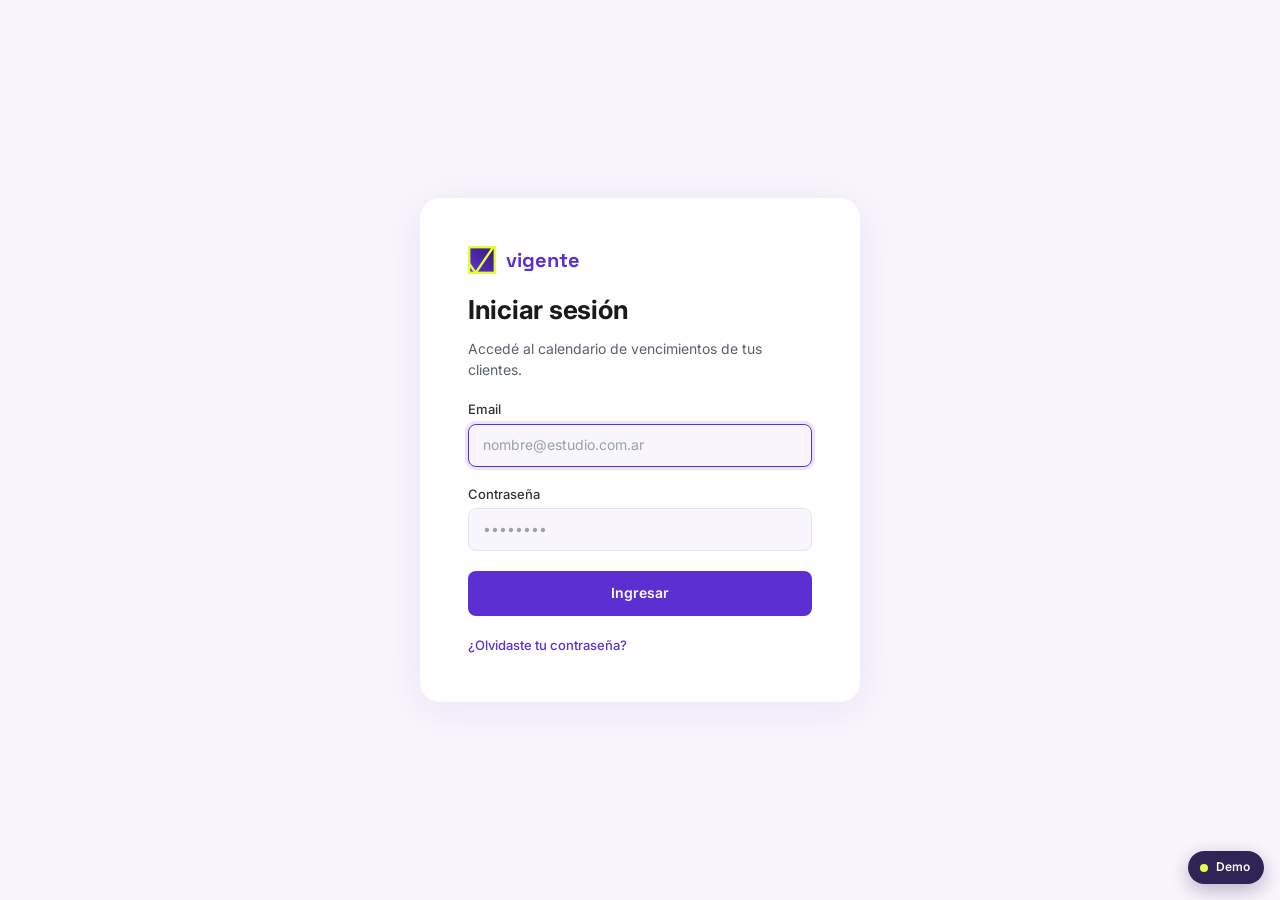
<file: index.html>
<!doctype html>
<html lang="es-AR">
<head>
  <meta charset="utf-8">
  <meta name="viewport" content="width=device-width, initial-scale=1">
  <title>Vigente · Tus vencimientos, siempre al día</title>
  <meta name="description" content="Vigente arma solo el calendario impositivo de tus clientes, avisa prórrogas y cambios de norma y te recuerda qué presentar cada día. Demo interactiva para estudios contables.">
  <meta name="theme-color" content="#5b2fd1">
  <link rel="canonical" href="https://mica-fuentes.github.io/Vigente/">

  <meta property="og:type" content="website">
  <meta property="og:site_name" content="Vigente">
  <meta property="og:locale" content="es_AR">
  <meta property="og:url" content="https://mica-fuentes.github.io/Vigente/">
  <meta property="og:title" content="Vigente · Tus vencimientos, siempre al día">
  <meta property="og:description" content="El calendario impositivo que se arma solo para estudios contables. Probá la demo interactiva: web, app móvil y smartwatch.">
  <meta property="og:image" content="https://mica-fuentes.github.io/Vigente/assets/og-image.jpg">
  <meta property="og:image:type" content="image/jpeg">
  <meta property="og:image:width" content="1200">
  <meta property="og:image:height" content="630">
  <meta property="og:image:alt" content="Vigente: el panel «Hoy» en la web y en la app móvil, con los vencimientos del día.">
  <meta name="twitter:card" content="summary_large_image">
  <meta name="twitter:title" content="Vigente · Tus vencimientos, siempre al día">
  <meta name="twitter:description" content="El calendario impositivo que se arma solo para estudios contables. Probá la demo interactiva: web, app móvil y smartwatch.">
  <meta name="twitter:image" content="https://mica-fuentes.github.io/Vigente/assets/og-image.jpg">
  <meta name="twitter:image:alt" content="Vigente: el panel «Hoy» en la web y en la app móvil, con los vencimientos del día.">

  <link rel="icon" href="assets/logo-mark.svg" type="image/svg+xml">
  <link rel="icon" href="assets/favicon-32.png" sizes="32x32" type="image/png">
  <link rel="apple-touch-icon" href="assets/apple-touch-icon.png">
  <link rel="manifest" href="manifest.webmanifest">
  <link rel="preconnect" href="https://fonts.googleapis.com">
  <link rel="preconnect" href="https://fonts.gstatic.com" crossorigin>
  <link href="https://fonts.googleapis.com/css2?family=Inter:wght@400;500;600;700&family=Space+Grotesk:wght@700&display=swap" rel="stylesheet">
  <link rel="stylesheet" href="css/vigente.css">
</head>
<body>
  <div id="root"></div>
  <noscript>Vigente necesita JavaScript para funcionar.</noscript>
  <script src="js/store.js"></script>
  <script src="js/ui.js"></script>
  <script src="js/web-core.js"></script>
  <script src="js/web-clients.js"></script>
  <script src="js/web-more.js"></script>
  <script>
    V.ui.demoBar('web');
    if (!location.hash) location.replace('#/login');
    V.web.render();
  </script>
</body>
</html>
</file>
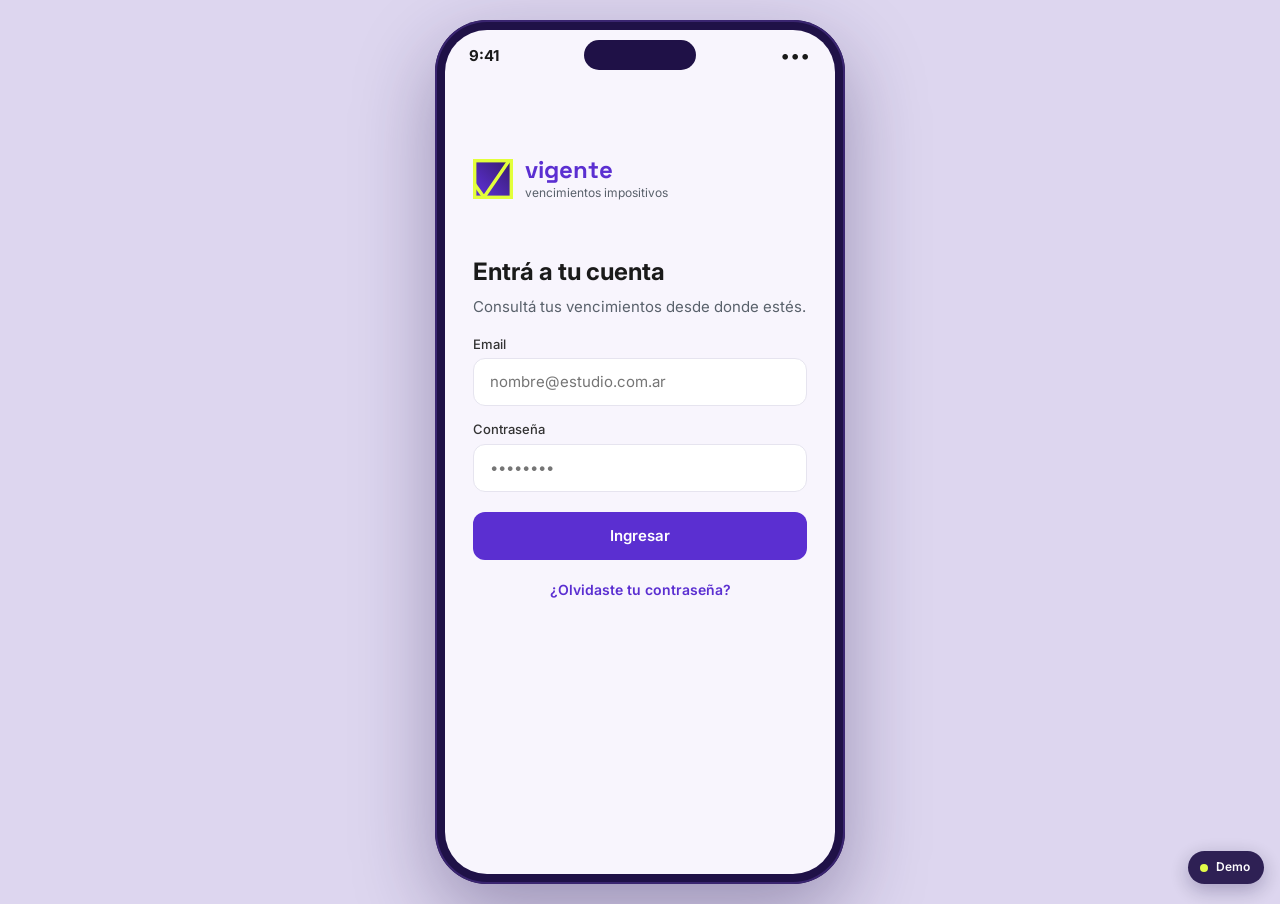
<file: app.html>
<!doctype html>
<html lang="es-AR">
<head>
  <meta charset="utf-8">
  <meta name="viewport" content="width=device-width, initial-scale=1, viewport-fit=cover">
  <title>Vigente · App móvil</title>
  <meta name="description" content="La app móvil de Vigente: consultá y marcá como presentados los vencimientos de tus clientes desde donde estés. Demo interactiva.">
  <meta name="theme-color" content="#5b2fd1">
  <link rel="canonical" href="https://mica-fuentes.github.io/Vigente/app.html">

  <meta property="og:type" content="website">
  <meta property="og:site_name" content="Vigente">
  <meta property="og:locale" content="es_AR">
  <meta property="og:url" content="https://mica-fuentes.github.io/Vigente/app.html">
  <meta property="og:title" content="Vigente · App móvil">
  <meta property="og:description" content="Consultá y marcá como presentados los vencimientos de tus clientes desde el celular. Demo interactiva de la app móvil de Vigente.">
  <meta property="og:image" content="https://mica-fuentes.github.io/Vigente/assets/og-image.jpg">
  <meta property="og:image:type" content="image/jpeg">
  <meta property="og:image:width" content="1200">
  <meta property="og:image:height" content="630">
  <meta property="og:image:alt" content="Vigente en el celular: vencimientos de hoy y vencidos sin presentar.">
  <meta name="twitter:card" content="summary_large_image">
  <meta name="twitter:title" content="Vigente · App móvil">
  <meta name="twitter:description" content="Consultá y marcá como presentados los vencimientos de tus clientes desde el celular. Demo interactiva de la app móvil de Vigente.">
  <meta name="twitter:image" content="https://mica-fuentes.github.io/Vigente/assets/og-image.jpg">
  <meta name="twitter:image:alt" content="Vigente en el celular: vencimientos de hoy y vencidos sin presentar.">

  <link rel="icon" href="assets/logo-mark.svg" type="image/svg+xml">
  <link rel="icon" href="assets/favicon-32.png" sizes="32x32" type="image/png">
  <link rel="apple-touch-icon" href="assets/apple-touch-icon.png">
  <link rel="manifest" href="manifest.webmanifest">
  <link rel="preconnect" href="https://fonts.googleapis.com">
  <link rel="preconnect" href="https://fonts.gstatic.com" crossorigin>
  <link href="https://fonts.googleapis.com/css2?family=Inter:wght@400;500;600;700&family=Space+Grotesk:wght@700&display=swap" rel="stylesheet">
  <link rel="stylesheet" href="css/vigente.css">
  <link rel="stylesheet" href="css/mobile.css">
</head>
<body class="m-body">
  <div class="stage"><div class="phone"><div class="screen" id="screen" aria-live="polite"></div></div></div>
  <script src="js/store.js"></script>
  <script src="js/ui.js"></script>
  <script src="js/mobile.js"></script>
</body>
</html>
</file>
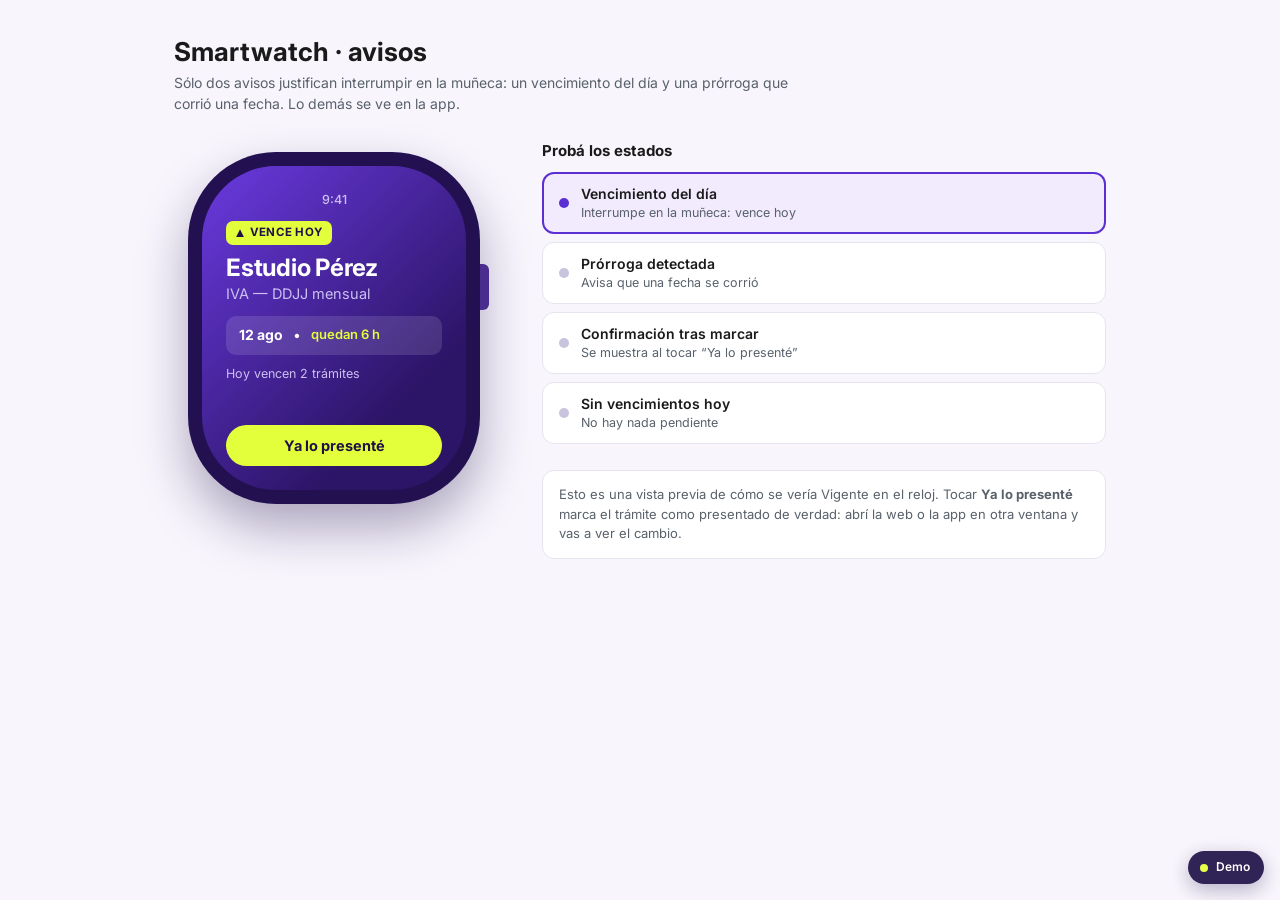
<file: watch.html>
<!doctype html>
<html lang="es-AR">
<head>
  <meta charset="utf-8">
  <meta name="viewport" content="width=device-width, initial-scale=1">
  <title>Vigente · Smartwatch</title>
  <meta name="description" content="Vigente en la muñeca: sólo los avisos que importan, un vencimiento del día o una prórroga que corrió una fecha. Vista previa interactiva.">
  <meta name="theme-color" content="#5b2fd1">
  <link rel="canonical" href="https://mica-fuentes.github.io/Vigente/watch.html">

  <meta property="og:type" content="website">
  <meta property="og:site_name" content="Vigente">
  <meta property="og:locale" content="es_AR">
  <meta property="og:url" content="https://mica-fuentes.github.io/Vigente/watch.html">
  <meta property="og:title" content="Vigente · Smartwatch">
  <meta property="og:description" content="Sólo dos avisos justifican interrumpir en la muñeca: un vencimiento del día y una prórroga. Vista previa interactiva del smartwatch de Vigente.">
  <meta property="og:image" content="https://mica-fuentes.github.io/Vigente/assets/og-image.jpg">
  <meta property="og:image:type" content="image/jpeg">
  <meta property="og:image:width" content="1200">
  <meta property="og:image:height" content="630">
  <meta property="og:image:alt" content="Vigente en un smartwatch: aviso de vencimiento del día.">
  <meta name="twitter:card" content="summary_large_image">
  <meta name="twitter:title" content="Vigente · Smartwatch">
  <meta name="twitter:description" content="Sólo dos avisos justifican interrumpir en la muñeca: un vencimiento del día y una prórroga. Vista previa interactiva del smartwatch de Vigente.">
  <meta name="twitter:image" content="https://mica-fuentes.github.io/Vigente/assets/og-image.jpg">
  <meta name="twitter:image:alt" content="Vigente en un smartwatch: aviso de vencimiento del día.">

  <link rel="icon" href="assets/logo-mark.svg" type="image/svg+xml">
  <link rel="icon" href="assets/favicon-32.png" sizes="32x32" type="image/png">
  <link rel="apple-touch-icon" href="assets/apple-touch-icon.png">
  <link rel="manifest" href="manifest.webmanifest">
  <link rel="preconnect" href="https://fonts.googleapis.com">
  <link rel="preconnect" href="https://fonts.gstatic.com" crossorigin>
  <link href="https://fonts.googleapis.com/css2?family=Inter:wght@400;500;600;700&family=Space+Grotesk:wght@700&display=swap" rel="stylesheet">
  <link rel="stylesheet" href="css/vigente.css">
  <link rel="stylesheet" href="css/mobile.css">
</head>
<body>
  <main id="watch-root"></main>
  <script src="js/store.js"></script>
  <script src="js/ui.js"></script>
  <script src="js/watch.js"></script>
</body>
</html>
</file>
<file: css/vigente.css>
/* =========================================================
   Vigente · demo — sistema de diseño (tokens tomados del Figma TP-DG3)
   ========================================================= */
:root {
  --bg: #f8f5fd;
  --card: #ffffff;
  --line: #e6e4ef;
  --line-soft: #e6e8ed;
  --ink: #1a1a1a;
  --muted: #59616b;
  --faint: #9aa1a9;

  --primary: #5b2fd1;
  --primary-hover: #4b24b4;
  --primary-deep: #43229e;
  --primary-tint: #ede6fb;
  --primary-wash: #f1ebfd;
  --violet-ink: #5c339e;

  --sb-top: #6a3ae0;
  --sb-bot: #3b1e78;
  --hero: #2c1466;
  --hero-line: #4a2c8f;
  --lime: #e3ff3b;
  --lime-ink: #1f1147;

  --green: #0f7336;
  --green-bg: #e6f7eb;
  --amber: #a86b05;
  --amber-bg: #fff2d9;
  --red: #b31a1a;
  --red-bg: #fce6e6;
  --blue: #1c4d78;
  --blue-bg: #e6edf7;
  --prorroga-bg: #f0e8fa;

  --font: 'Inter', system-ui, -apple-system, 'Segoe UI', Roboto, sans-serif;
  --font-brand: 'Space Grotesk', 'Inter', system-ui, sans-serif;
}

* { box-sizing: border-box; }
html, body { margin: 0; padding: 0; }
body {
  font-family: var(--font);
  background: var(--bg);
  color: var(--ink);
  font-size: 14px;
  line-height: 1.21;
  -webkit-font-smoothing: antialiased;
}
button, input, select, textarea { font: inherit; color: inherit; }
button { cursor: pointer; }
a { color: inherit; text-decoration: none; }
h1, h2, h3, h4, p { margin: 0; }
p, .lead, .card-sub, .hint, .src-small, .callout p, .sec-body, .empty p { line-height: 1.4; }
.page-h .sub { line-height: 1.25; }
[hidden] { display: none !important; }
:focus-visible { outline: 2px solid var(--primary); outline-offset: 2px; }
.sr-only { position: absolute; width: 1px; height: 1px; overflow: hidden; clip: rect(0 0 0 0); white-space: nowrap; }

/* ---------- Shapes (iconos de estado) ---------- */
.sh { display: inline-block; width: 8px; height: 8px; flex: none; }
.sh-tri { background: currentColor; clip-path: polygon(50% 0, 100% 100%, 0 100%); }
.sh-sq { background: currentColor; border-radius: 1px; }
.sh-dot { background: currentColor; border-radius: 50%; }
.sh-ring { border: 2px solid currentColor; border-radius: 50%; }
.sh-pent { background: currentColor; clip-path: polygon(50% 0, 100% 38%, 81% 100%, 19% 100%, 0 38%); }
.sh-dia { background: currentColor; clip-path: polygon(50% 0, 100% 50%, 50% 100%, 0 50%); }
.sh-lg { width: 12px; height: 12px; }

/* ---------- Layout ---------- */
.app { display: grid; grid-template-columns: 240px minmax(0, 1fr); min-height: 100vh; }
.sidebar {
  position: sticky; top: 0; height: 100vh;
  background: linear-gradient(180deg, var(--sb-top), var(--sb-bot));
  padding: 24px 20px; display: flex; flex-direction: column; gap: 4px; z-index: 30;
}
.brand { display: flex; align-items: center; gap: 10px; padding: 4px 8px 20px; color: #fff; }
.brand img { width: 24px; height: 24px; display: block; }
.brand span { font-family: var(--font-brand); font-weight: 700; font-size: 17px; }
.nav-item {
  display: flex; align-items: center; gap: 10px; width: 100%;
  padding: 10px 12px; border-radius: 8px; border: 0; background: transparent;
  color: #dcd2f5; font-weight: 500; font-size: 14px; text-align: left; transition: background .15s;
}
.nav-item::before { content: ''; width: 6px; height: 6px; border-radius: 50%; background: #c9b6f7; flex: none; }
.nav-item:hover { background: rgba(255,255,255,.08); }
.nav-item.active { background: rgba(255,255,255,.16); color: #fff; font-weight: 600; }
.nav-item.active::before { background: var(--lime); }
.nav-item .grow { flex: 1; }
.nav-badge { background: var(--lime); color: var(--lime-ink); font-size: 11px; font-weight: 700; padding: 3px 8px; border-radius: 100px; }
.sidebar .spacer { flex: 1; }
.nav-item.logout { font-size: 13px; color: #c9b6f7; margin-top: 4px; padding: 9px 12px 9px 8px; }
.nav-item.logout::before { display: none; }
.nav-item.logout svg { flex: none; opacity: .9; }
.nav-item.logout:hover { color: #fff; }
.user-chip { display: flex; align-items: center; gap: 10px; padding: 10px 8px 0; border: 0; background: transparent; text-align: left; border-radius: 8px; }
.user-chip:hover { background: rgba(255,255,255,.06); }
.user-chip .who b { display: block; font-size: 13px; font-weight: 600; color: #d3c6ee; }
.user-chip .who span { display: block; font-size: 12px; color: #c9b6f7; }

.avatar {
  display: inline-flex; align-items: center; justify-content: center; flex: none;
  border-radius: 50%; background: var(--primary-tint); color: var(--primary-deep);
  font-weight: 600; overflow: hidden; width: 34px; height: 34px; font-size: 11px;
}
.avatar img { width: 100%; height: 100%; object-fit: cover; display: block; }
.avatar.me { background: var(--lime); color: var(--lime-ink); width: 32px; height: 32px; font-size: 11.5px; }
.avatar.lg { width: 64px; height: 64px; font-size: 24px; background: var(--primary); color: #fff; }
.avatar.xl { width: 56px; height: 56px; font-size: 20px; }
.avatar.t0 { background: #dce8f7; color: #2d4a78; } /* EP */
.avatar.t1 { background: #ece3fa; color: #43229e; } /* PS */
.avatar.t2 { background: #e6f7eb; color: #1d5a37; } /* CA */
.avatar.t3 { background: #fdf3d9; color: #6b5314; } /* RM */
.avatar.t4 { background: #fce6e6; color: #7a2a2a; } /* TN */
.avatar.t5 { background: #e0f2f5; color: #1f5560; } /* KD */
.avatar.plain { background: var(--primary-tint); color: var(--primary-deep); }

.main { padding: 32px 40px 48px; min-width: 0; max-width: 1280px; width: 100%; animation: fade .18s ease-out; }
@keyframes fade { from { opacity: 0; transform: translateY(3px); } to { opacity: 1; transform: none; } }
.topbar, .sb-scrim { display: none; }
.main:focus { outline: none; }
.mchip .mi { display: none; }

.page-h { display: flex; align-items: flex-start; justify-content: space-between; gap: 24px; margin-bottom: 22px; }
.page-h h1 { font-size: 24px; font-weight: 700; letter-spacing: -.01em; }
.page-h .sub { font-size: 13px; color: var(--muted); margin-top: 4px; max-width: 700px; }
.crumbs { font-size: 13px; color: var(--muted); margin-bottom: 18px; }
.crumbs a { color: var(--muted); } .crumbs a:hover { color: var(--primary); text-decoration: underline; }
.crumbs b { color: var(--ink); font-weight: 600; }
.crumbs i { font-style: normal; margin: 0 6px; }
h1.big { font-size: 26px; font-weight: 700; letter-spacing: -.01em; }

/* ---------- Botones ---------- */
.btn {
  display: inline-flex; align-items: center; justify-content: center; gap: 8px;
  border: 1px solid transparent; border-radius: 8px; padding: 11px 20px;
  font-size: 13px; font-weight: 600; line-height: 1.2; white-space: nowrap;
  transition: background .15s, border-color .15s, transform .05s;
}
.btn:active { transform: translateY(1px); }
.btn-primary { background: var(--primary); color: #fff; }
.btn-primary:hover { background: var(--primary-hover); }
.btn-ghost { background: #fff; color: var(--muted); border-color: var(--line); }
.btn-ghost:hover { border-color: #cfc9e6; color: var(--ink); }
.btn-soft { background: var(--bg); color: var(--muted); border-color: var(--line); }
.btn-soft:hover { border-color: #cfc9e6; color: var(--ink); }
.btn-green { background: var(--green); color: #fff; } .btn-green:hover { background: #0b5e2c; }
.btn-green-ghost { background: #fff; color: var(--green); border-color: #bfe3cb; } .btn-green-ghost:hover { background: #f3fbf5; }
.btn-red { background: var(--red); color: #fff; } .btn-red:hover { background: #961313; }
.btn-amber { background: var(--amber); color: #fff; } .btn-amber:hover { background: #8d5904; }
.btn-lime { background: var(--lime); color: var(--lime-ink); font-weight: 700; } .btn-lime:hover { background: #d4f025; }
.btn-white { background: #fff; color: var(--hero); font-weight: 700; } .btn-white:hover { background: #f3eefc; }
.btn-line-dark { background: transparent; color: #c3b4e8; border-color: #5b3ba5; } .btn-line-dark:hover { background: rgba(255,255,255,.06); }
.btn-sm { padding: 9px 16px; font-size: 12.5px; border-radius: 9px; }
.btn-lg { padding: 13px 20px; font-size: 14px; }
.btn-block { width: 100%; }
.btn[disabled] { opacity: .5; pointer-events: none; }
.link { color: var(--primary); font-weight: 600; background: none; border: 0; padding: 0; font-size: 13px; }
.link:hover { text-decoration: underline; }

/* ---------- Cards / stats ---------- */
.card { background: #fff; border: 1px solid var(--line); border-radius: 14px; padding: 24px; }
.card h3 { font-size: 16px; font-weight: 600; }
.card .card-sub { font-size: 12.5px; color: var(--muted); margin-top: 4px; }
.card.flush { padding: 0; overflow: hidden; }
.stats { display: grid; grid-template-columns: repeat(4, minmax(0, 1fr)); gap: 16px; margin-bottom: 22px; }
.stats.three { grid-template-columns: repeat(3, minmax(0, 1fr)); }
.stat { background: #fff; border: 1px solid var(--line); border-radius: 12px; padding: 18px 20px; display: flex; flex-direction: column; gap: 6px; }
.stat b { font-size: 26px; font-weight: 700; line-height: 1.1; }
.stat span { font-size: 13px; font-weight: 500; color: var(--muted); }
.stat small { font-size: 11.5px; color: var(--amber); font-style: italic; opacity: .85; }
.c-amber { color: var(--amber); } .c-red { color: var(--red); } .c-green { color: var(--green); } .c-orange { color: #f59e0b; }

.grid-2 { display: grid; grid-template-columns: minmax(0, 1fr) 380px; gap: 20px; align-items: start; }
.grid-2.wide { grid-template-columns: minmax(0, 1fr) 360px; }
.stack { display: flex; flex-direction: column; gap: 20px; }

.kv { display: flex; flex-direction: column; }
.kv .row { display: flex; justify-content: space-between; gap: 16px; padding: 7px 0; font-size: 13px; }
.kv .row span { color: var(--muted); }
.kv .row b { font-weight: 600; text-align: right; }
.kv .row b.violet { color: var(--primary-deep); }
.kv .row b.red { color: var(--red); }
.kv .row b.green { color: var(--green); }
.kv .row b.grey { color: var(--muted); font-weight: 500; }

/* ---------- Badges ---------- */
.badge { display: inline-flex; align-items: center; gap: 6px; padding: 4px 10px; border-radius: 100px; font-size: 12px; font-weight: 600; white-space: nowrap; }
.b-urgente { background: var(--amber-bg); color: var(--amber); }
.b-proximo, .b-programado { background: var(--blue-bg); color: var(--blue); }
.b-vencido { background: var(--red-bg); color: var(--red); }
.b-presentado, .b-nuevo, .b-aldia, .b-adherido { background: var(--green-bg); color: var(--green); }
.b-prorroga { background: var(--prorroga-bg); color: var(--violet-ink); }
.b-pendiente { background: var(--amber-bg); color: var(--amber); }
.badge.caps { text-transform: uppercase; font-size: 11px; letter-spacing: .02em; }
.tag { display: inline-block; padding: 3px 10px; border-radius: 6px; font-size: 11.5px; font-weight: 600; }
.tag.violet { background: var(--primary-tint); color: var(--primary-deep); }
.tag.amber { background: var(--amber-bg); color: var(--amber); }
.tag.green { background: var(--green-bg); color: var(--green); }
.tag.pink { background: #f7e8f4; color: #8a3a7c; }
.tag.red { background: var(--red-bg); color: var(--red); }

/* ---------- Banners ---------- */
.banner { display: flex; align-items: center; gap: 10px; border-radius: 10px; padding: 11px 16px; font-size: 13.5px; font-weight: 500; margin-bottom: 20px; }
.banner.info { background: var(--primary-wash); color: var(--primary-deep); }
.banner.ok { background: var(--green-bg); color: var(--green); }
.banner .grow { flex: 1; }
.banner .dot { width: 8px; height: 8px; border-radius: 50%; background: currentColor; flex: none; }
.callout { border-radius: 12px; padding: 18px 20px; margin-bottom: 20px; border: 1px solid; }
.callout h4 { display: flex; align-items: center; gap: 10px; font-size: 15px; font-weight: 700; margin-bottom: 6px; }
.callout p { font-size: 13px; line-height: 1.5; }
.callout .actions { display: flex; align-items: center; gap: 12px; margin-top: 12px; flex-wrap: wrap; }
.callout.warn { background: var(--amber-bg); border-color: #f1d9a3; color: var(--amber); }
.callout.err { background: var(--red-bg); border-color: #f0b7b7; color: var(--red); }

/* ---------- Segmented / chips / tabs ---------- */
.toolbar { display: flex; align-items: center; justify-content: space-between; gap: 16px; margin-bottom: 20px; flex-wrap: wrap; }
.seg { display: inline-flex; background: #ecece7; border-radius: 10px; padding: 4px; gap: 2px; }
.seg button { border: 0; background: transparent; padding: 8px 16px; border-radius: 7px; font-size: 13px; font-weight: 500; color: var(--muted); }
.seg button.on { background: var(--primary); color: #fff; font-weight: 600; }
.period { display: flex; align-items: center; gap: 10px; }
.period .lbl { font-weight: 600; font-size: 14px; margin-right: 4px; }
.pager { display: inline-flex; background: #fff; border: 1px solid var(--line); border-radius: 8px; overflow: hidden; }
.pager button { border: 0; background: transparent; width: 36px; height: 34px; font-size: 18px; color: var(--muted); }
.pager button:hover { background: var(--bg); color: var(--ink); }
.chips { display: flex; flex-wrap: wrap; gap: 8px; margin-bottom: 20px; }
.chip {
  border: 1px solid var(--line); background: #fff; color: var(--muted);
  padding: 9px 16px; border-radius: 100px; font-size: 13px; font-weight: 600;
  display: inline-flex; align-items: center; gap: 8px; transition: all .15s;
}
.chip:hover { border-color: #cfc9e6; color: var(--ink); }
.chip.on { background: var(--primary); border-color: var(--primary); color: #fff; }
.chip.sq { border-radius: 8px; padding: 10px 16px; font-weight: 500; background: var(--bg); }
.chip.sq.on { font-weight: 600; background: var(--primary); }
.chip .sh { width: 7px; height: 7px; background: #fff; border-radius: 50%; }

/* ---------- Listas ---------- */
.table-list { background: #fff; border: 1px solid var(--line); border-radius: 14px; overflow: hidden; }
.t-row { display: flex; align-items: center; gap: 16px; padding: 14px 20px; border-top: 1px solid var(--line-soft); width: 100%; text-align: left; background: #fff; border-left: 0; border-right: 0; border-bottom: 0; }
.t-row:first-child { border-top: 0; }
button.t-row:hover, a.t-row:hover { background: #fcfaff; }
.t-row .who { display: flex; align-items: center; gap: 16px; width: 316px; flex: none; min-width: 0; }
.t-row .who > span:last-child > b { display: block; font-size: 14px; font-weight: 600; }
.t-row .who > span:last-child > span { display: block; font-size: 12px; color: var(--muted); margin-top: 1px; }
.t-row .what { flex: 1; font-size: 14px; min-width: 0; }
.t-row .when { font-size: 14px; font-weight: 600; text-align: right; min-width: 70px; }
.t-row .st { min-width: 104px; display: flex; justify-content: flex-end; }
.t-row.client .who { width: 296px; } .t-row.client .who > span:last-child > b { font-size: 14.5px; }
.t-row .meta { font-size: 13px; color: var(--muted); }
.t-row .right { font-size: 13px; font-weight: 500; text-align: right; }

.list-head { display: flex; align-items: center; justify-content: space-between; padding: 20px 24px 16px; font-weight: 600; font-size: 16px; }
.list-head .link { font-size: 13px; }
.row-sm { display: flex; align-items: center; gap: 16px; padding: 14px 24px; border-top: 1px solid var(--line); background: #fff; width: 100%; text-align: left; border-left: 0; border-right: 0; border-bottom: 0; }
button.row-sm:hover { background: #fcfaff; }
.row-sm .c { flex: 1; min-width: 0; }
.row-sm .c b { display: block; font-size: 13.5px; font-weight: 600; }
.row-sm .c span { display: block; font-size: 12px; color: var(--muted); margin-top: 2px; }
.row-sm .d { text-align: right; }
.row-sm .d b { display: block; font-size: 13px; font-weight: 600; }
.row-sm .d span { display: block; font-size: 11px; color: var(--faint); margin-top: 2px; }

/* ---------- Hoy ---------- */
.hero { background: var(--hero); border-radius: 16px; overflow: hidden; margin-bottom: 22px; color: #fff; }
.hero-head { display: flex; align-items: center; justify-content: space-between; padding: 22px 26px 18px; gap: 16px; }
.hero-head .l { display: flex; align-items: center; gap: 14px; flex-wrap: wrap; }
.lima-chip { background: var(--lime); color: var(--lime-ink); font-size: 11.5px; font-weight: 700; padding: 6px 12px; border-radius: 7px; letter-spacing: .01em; }
.hero-head p { color: #c3b4e8; font-size: 13px; }
.hero-head .big { display: flex; align-items: baseline; gap: 8px; color: #c3b4e8; font-size: 13px; font-weight: 500; }
.hero-head .big b { color: var(--lime); font-size: 26px; font-weight: 700; }
.hero-row { display: flex; align-items: center; gap: 20px; padding: 18px 26px; border-top: 1px solid var(--hero-line); cursor: pointer; }
.hero-row:hover { background: rgba(255,255,255,.03); }
.hero-row .avatar { width: 40px; height: 40px; background: var(--hero-line); color: #d8cbf2; font-size: 12.8px; }
.hero-row .c1 { width: 260px; flex: none; }
.hero-row .c1 b { display: block; font-size: 15px; font-weight: 600; }
.hero-row .c1 span { display: block; font-size: 11.5px; color: #a292ce; margin-top: 3px; }
.hero-row .c2 { flex: 1; min-width: 0; }
.hero-row .c2 b { display: block; font-size: 14px; font-weight: 500; }
.hero-row .c2 span { display: block; font-size: 12px; color: #a292ce; margin-top: 3px; }
.hero-row .btns { display: flex; gap: 10px; }
.hoy-grid { display: grid; grid-template-columns: minmax(0, 1fr) 420px; gap: 20px; align-items: start; }
.sec-label { font-size: 12.5px; font-weight: 700; letter-spacing: .04em; color: var(--green); padding: 20px 24px 12px; text-transform: uppercase; }
.row-done { display: flex; align-items: center; gap: 16px; padding: 14px 24px; background: var(--green-bg); }
.row-done .tick { width: 34px; height: 34px; border-radius: 50%; background: var(--green); color: #fff; display: grid; place-items: center; flex: none; }
.row-done .c { flex: 1; } .row-done .c b { display: block; font-size: 13.5px; font-weight: 600; } .row-done .c span { font-size: 12px; color: var(--muted); }
.card-dark { background: var(--hero); border-radius: 14px; padding: 22px; color: #fff; display: flex; flex-direction: column; gap: 12px; }
.card-dark .kicker { display: flex; align-items: center; gap: 9px; color: var(--lime); font-size: 10.5px; font-weight: 600; letter-spacing: .03em; }
.card-dark .kicker i { width: 9px; height: 9px; background: var(--lime); border-radius: 2px; }
.card-dark h4 { font-size: 17px; font-weight: 600; }
.card-dark p { font-size: 13px; color: #c3b4e8; } .card-dark p.s { font-size: 12px; color: #a292ce; }
.card-pro { background: #f0e8fa; border-radius: 14px; padding: 22px; display: flex; flex-direction: column; gap: 11px; text-align: left; border: 0; width: 100%; color: var(--violet-ink); }
.card-pro:hover { background: #ebe0f8; }
.card-pro .kicker { display: flex; align-items: center; gap: 9px; font-size: 10.5px; font-weight: 600; letter-spacing: .03em; }
.card-pro h4 { font-size: 14.5px; font-weight: 600; }
.card-pro .dr { display: flex; align-items: center; gap: 10px; padding: 11px 13px; font-size: 12.5px; }
.card-pro .dr s { color: var(--faint); } .card-pro .dr .sp { flex: 1; }
.card-pro small { font-size: 11px; color: #7c6faf; }
.card-norma { background: #fff; border: 1px solid var(--line); border-radius: 14px; padding: 22px; display: flex; flex-direction: column; gap: 9px; text-align: left; width: 100%; }
.card-norma:hover { border-color: #cfc9e6; }
.card-norma .kicker { font-size: 10.5px; font-weight: 600; color: var(--faint); letter-spacing: .03em; }
.card-norma h4 { font-size: 14.5px; font-weight: 600; }
.card-norma p { font-size: 12.5px; color: var(--muted); line-height: 1.45; }

/* ---------- Estado vacío ---------- */
.empty { border: 1px dashed #d9d3ec; border-radius: 14px; padding: 72px 24px; text-align: center; }
.empty .bars { display: flex; flex-direction: column; align-items: center; gap: 6px; margin-bottom: 18px; }
.empty .bars i { display: block; height: 12px; background: var(--primary); border-radius: 6px; }
.empty h3 { font-size: 20px; font-weight: 600; margin-bottom: 8px; }
.empty p { max-width: 540px; margin: 0 auto 20px; font-size: 13.5px; color: var(--muted); line-height: 1.5; }
.empty .row { display: flex; justify-content: center; gap: 10px; }

/* ---------- Calendario ---------- */
.week { display: grid; grid-template-columns: repeat(7, minmax(0, 1fr)); gap: 10px; }
.wday { background: #fff; border: 1px solid var(--line); border-radius: 12px; min-height: 420px; padding: 12px 8px; display: flex; flex-direction: column; gap: 8px; }
.wday.today { border: 2px solid var(--primary); }
.wday .h { text-align: center; font-size: 12px; color: var(--muted); }
.wday .h b { display: block; font-size: 20px; color: var(--ink); font-weight: 700; margin-top: 2px; }
.wday .h em { display: block; font-style: normal; font-size: 10px; font-weight: 700; color: var(--ink); }
.wcard { border: 0; border-radius: 8px; padding: 9px 10px; text-align: left; font-size: 11.5px; display: flex; flex-direction: column; gap: 3px; }
.wcard b { font-size: 12px; font-weight: 600; display: flex; align-items: flex-start; gap: 6px; }
.wcard b .sh { margin-top: 3px; }
.wcard.k-urgente { background: var(--amber-bg); color: var(--amber); }
.wcard.k-proximo, .wcard.k-nuevo { background: var(--primary-tint); color: var(--primary-deep); }
.wcard.k-vencido { background: var(--red-bg); color: var(--red); }
.wcard.k-presentado { background: var(--green-bg); color: var(--green); }
.wcard:hover { filter: brightness(.97); }
.month { background: #fff; border: 1px solid var(--line); border-radius: 12px; overflow: hidden; }
.month .dow, .month .cells { display: grid; grid-template-columns: repeat(7, minmax(0, 1fr)); }
.month .dow div { text-align: center; padding: 12px 0; font-size: 12.5px; font-weight: 500; color: var(--muted); border-bottom: 1px solid var(--line-soft); }
.cell { min-height: 124px; border-right: 1px solid var(--line-soft); border-bottom: 1px solid var(--line-soft); padding: 10px 8px; display: flex; flex-direction: column; gap: 6px; }
.cell:nth-child(7n) { border-right: 0; }
.cell > b { font-size: 13px; font-weight: 600; padding-left: 4px; }
.cell.out > b { color: #c4c7cc; font-weight: 500; }
.cell.today > b { color: var(--primary); }
.cell.today > b::after { content: ' · hoy'; font-weight: 600; font-size: 11px; }
.mchip { border: 0; border-radius: 6px; padding: 5px 8px; font-size: 11px; line-height: 1.25; text-align: left; display: flex; gap: 6px; align-items: flex-start; }
.mchip .sh { width: 7px; height: 7px; margin-top: 2px; }
.mchip.k-proximo, .mchip.k-nuevo { background: var(--primary-tint); color: #3a1f98; }
.mchip.k-urgente { background: var(--amber-bg); color: var(--amber); }
.mchip.k-vencido { background: var(--red-bg); color: var(--red); }
.mchip.k-presentado { background: var(--green-bg); color: var(--green); }
.mchip:hover { filter: brightness(.96); }

/* ---------- Popover notificaciones ---------- */
.scrim { position: fixed; inset: 0; background: rgba(0,0,0,.18); z-index: 60; animation: fadeIn .15s; }
.scrim.modal-scrim { background: rgba(0,0,0,.35); display: flex; padding: 24px; overflow-y: auto; }
.scrim.modal-scrim > .modal { margin: auto; }
@keyframes fadeIn { from { opacity: 0; } to { opacity: 1; } }
.popover { position: fixed; left: 268px; bottom: 140px; width: 420px; background: var(--bg); border: 1px solid var(--line); border-radius: 14px; box-shadow: 0 12px 40px rgba(30,10,80,.25); z-index: 61; overflow: hidden; animation: pop .16s ease-out; }
@keyframes pop { from { opacity: 0; transform: translateY(6px) scale(.98); } to { opacity: 1; transform: none; } }
.popover header { display: flex; align-items: center; justify-content: space-between; padding: 16px 20px; border-bottom: 1px solid var(--line-soft); }
.popover header b { font-size: 15px; font-weight: 700; }
.notif { display: flex; gap: 12px; padding: 14px 20px; width: 100%; text-align: left; background: transparent; border: 0; border-bottom: 1px solid var(--line-soft); }
.notif:last-child { border-bottom: 0; }
.notif:hover { background: #fff; }
.notif .ic { width: 14px; padding-top: 3px; flex: none; }
.notif b { display: block; font-size: 13px; font-weight: 600; margin-bottom: 2px; }
.notif p { font-size: 12.5px; color: var(--muted); line-height: 1.4; }
.notif small { display: block; margin-top: 4px; font-size: 11.5px; color: var(--faint); }
.notif.read b { font-weight: 500; }

/* ---------- Modales ---------- */
.modal { background: var(--bg); border-radius: 16px; padding: 32px; width: 100%; max-width: 460px; box-shadow: 0 24px 60px rgba(20,5,60,.3); animation: pop .18s ease-out; }
.modal.w-lg { max-width: 600px; } .modal.w-md { max-width: 480px; } .modal.w-xl { max-width: 620px; }
.modal h2 { font-size: 20px; font-weight: 700; margin-bottom: 6px; letter-spacing: -.01em; }
.modal .lead { font-size: 13px; color: var(--muted); margin-bottom: 18px; line-height: 1.45; }
.modal .foot { display: flex; justify-content: flex-end; gap: 10px; margin-top: 20px; }
.modal .foot.split { justify-content: space-between; align-items: center; }
.modal .kv { margin-bottom: 18px; padding: 0 16px; } .modal .kv .row { padding: 5px 0; }

/* ---------- Formularios ---------- */
.field { margin-bottom: 16px; }
.field label, .lbl { display: block; font-size: 13px; font-weight: 500; color: #333; margin-bottom: 6px; }
.input, .textarea, .select {
  width: 100%; background: var(--bg); border: 1px solid var(--line); border-radius: 8px;
  padding: 12px 14px; font-size: 14px; outline: none; transition: border-color .15s, box-shadow .15s;
}
.input::placeholder, .textarea::placeholder { color: #9aa1a9; }
.input:focus, .textarea:focus, .select:focus { border-color: var(--primary); box-shadow: 0 0 0 3px rgba(91,47,209,.12); }
.input.err { border-color: var(--red); }
.textarea { min-height: 120px; resize: vertical; line-height: 1.45; background: var(--bg); }
.hint { font-size: 11.5px; color: var(--faint); margin-top: 6px; line-height: 1.4; }
.err-msg { font-size: 12px; color: var(--red); margin-top: 6px; }
.date-in { border: 1px solid #e8cf94; background: #fff; border-radius: 8px; padding: 8px 12px; font-size: 13px; font-weight: 600; color: var(--amber); width: auto; }
.date-plain { background: #fff; }

.check { display: flex; align-items: center; gap: 12px; font-size: 13.5px; cursor: pointer; user-select: none; }
.check input { position: absolute; opacity: 0; width: 0; height: 0; }
.check .bx { width: 18px; height: 18px; border-radius: 4px; border: 1.5px solid #c3c6cc; background: #fff; flex: none; display: grid; place-items: center; transition: all .12s; }
.check .bx svg { width: 12px; height: 12px; opacity: 0; color: #fff; }
.check input:checked + .bx { background: var(--primary); border-color: var(--primary); }
.check input:checked + .bx svg { opacity: 1; }
.check input:focus-visible + .bx { outline: 2px solid var(--primary); outline-offset: 2px; }
.check.muted { color: var(--muted); }

.toggle { position: relative; width: 44px; height: 24px; flex: none; }
.toggle input { position: absolute; inset: 0; opacity: 0; margin: 0; cursor: pointer; z-index: 1; }
.toggle i { position: absolute; inset: 0; border-radius: 12px; background: #d1d5db; transition: background .18s; }
.toggle i::after { content: ''; position: absolute; top: 2px; left: 2px; width: 20px; height: 20px; border-radius: 50%; background: #fff; transition: transform .18s; box-shadow: 0 1px 2px rgba(0,0,0,.2); }
.toggle input:checked + i { background: var(--green); }
.toggle input:checked + i::after { transform: translateX(20px); }
.toggle input:focus-visible + i { outline: 2px solid var(--primary); outline-offset: 2px; }
.set-row { display: flex; align-items: center; justify-content: space-between; gap: 24px; padding: 6px 0; }
.set-row b { display: block; font-size: 14px; font-weight: 500; } .set-row span { display: block; font-size: 12px; color: var(--muted); margin-top: 3px; }
.set-list { display: flex; flex-direction: column; gap: 14px; margin-top: 18px; }

.radio-card { display: flex; align-items: center; gap: 16px; border: 1px solid var(--line); border-radius: 10px; padding: 16px 18px; margin-bottom: 14px; cursor: pointer; background: #fff; transition: all .15s; }
.radio-card:hover { border-color: #cfc9e6; }
.radio-card input { position: absolute; opacity: 0; }
.radio-card .rd { width: 20px; height: 20px; border-radius: 50%; border: 1.5px solid #c3c6cc; flex: none; display: grid; place-items: center; }
.radio-card.on { border: 2px solid var(--primary); background: var(--primary-wash); padding: 15px 17px; }
.radio-card.on .rd { background: var(--primary); border-color: var(--primary); }
.radio-card.on .rd::after { content: ''; width: 8px; height: 8px; border-radius: 50%; background: #fff; }
.radio-card b { display: block; font-size: 14px; font-weight: 600; } .radio-card span.s { display: block; font-size: 12.5px; color: var(--muted); margin-top: 2px; }

/* ---------- Auth ---------- */
.auth-wrap { min-height: 100vh; display: grid; place-items: center; padding: 24px; background: var(--bg); }
.auth-card { width: 100%; max-width: 440px; background: #fff; border-radius: 20px; padding: 48px; box-shadow: 0 8px 40px rgba(60,30,140,.08); }
.auth-brand { display: flex; align-items: center; gap: 10px; margin-bottom: 20px; }
.auth-brand img { width: 28px; height: 28px; }
.auth-brand span { font-family: var(--font-brand); font-weight: 700; font-size: 20px; color: var(--primary); }
.auth-card h1 { font-size: 26px; font-weight: 700; margin-bottom: 14px; letter-spacing: -.01em; }
.auth-card .lead { color: var(--muted); font-size: 14px; line-height: 1.45; margin-bottom: 22px; }
.auth-card .field { margin-bottom: 20px; }
.auth-card .btn { width: 100%; padding: 13px; font-size: 14px; }
.auth-card .below { margin-top: 20px; font-size: 13px; }
.auth-card .below a, .auth-card .below button { color: var(--primary); font-weight: 500; background: none; border: 0; padding: 0; }
.auth-card .below .strong { font-weight: 600; }
.auth-ok { background: var(--green-bg); color: var(--green); padding: 12px 14px; border-radius: 10px; font-size: 13px; margin-bottom: 18px; line-height: 1.4; }

/* ---------- Onboarding ---------- */
.steps { display: flex; align-items: center; gap: 14px; margin-bottom: 26px; }
.step { display: flex; align-items: center; gap: 12px; font-size: 14px; font-weight: 600; color: #9a9fb0; }
.step .n { width: 32px; height: 32px; border-radius: 50%; display: grid; place-items: center; background: #ece8fa; color: #9a9fb0; font-size: 14px; font-weight: 700; }
.step.cur { color: var(--ink); } .step.cur .n { background: var(--primary); color: #fff; }
.step.done { color: var(--ink); } .step.done .n { background: var(--green); color: #fff; }
.step-line { width: 90px; height: 2px; background: #e4def4; } .step-line.on { background: var(--primary); }
.onb { display: grid; grid-template-columns: minmax(0, 1fr) 330px; gap: 20px; align-items: start; }
.preview { border: 1px dashed #c9bcf0; border-radius: 14px; background: var(--primary-wash); padding: 22px; }
.preview h4 { color: var(--primary); font-size: 13px; font-weight: 600; margin-bottom: 8px; }
.preview > p { font-size: 12.5px; color: var(--muted); line-height: 1.45; margin-bottom: 12px; }
.preview .pi { background: #fff; border-radius: 8px; padding: 11px 14px; margin-bottom: 10px; } .preview .pi b { display: block; font-size: 13px; font-weight: 600; } .preview .pi span { font-size: 12px; color: var(--muted); }
.preview small { font-size: 11.5px; color: var(--muted); }
.form-foot { display: flex; justify-content: flex-end; gap: 10px; margin-top: 18px; }

/* ---------- Generando ---------- */
.gen { min-height: 100vh; background: linear-gradient(135deg, #6a3ae0 0%, #3b1e78 70%); display: grid; place-items: center; color: #fff; text-align: center; padding: 24px; }
.gen .box { width: 100%; max-width: 580px; }
.gen .ico { width: 46px; height: 46px; border-radius: 10px; background: var(--lime); margin: 0 auto 32px; position: relative; overflow: hidden; }
.gen .ico::before { content: ''; position: absolute; left: 0; right: 0; top: 0; height: 13px; background: rgba(0,0,0,.2); }
.gen .ico::after { content: ''; position: absolute; width: 14px; height: 14px; border-radius: 50%; background: var(--lime-ink); left: 16px; top: 20px; }
.gen h1 { font-size: 28px; font-weight: 700; line-height: 1.2; margin-bottom: 12px; }
.gen .sub { color: #cdbff2; font-size: 14.5px; margin-bottom: 40px; }
.gen ul { list-style: none; padding: 0; margin: 0 auto 32px; max-width: 400px; text-align: left; display: flex; flex-direction: column; gap: 14px; }
.gen li { display: flex; align-items: center; gap: 14px; font-size: 15px; color: #6d55b0; transition: color .3s; }
.gen li i { width: 20px; height: 20px; border-radius: 50%; background: #4e3590; flex: none; transition: all .3s; }
.gen li.done { color: #fff; } .gen li.done i { background: var(--lime); }
.gen li.cur { color: #fff; font-weight: 700; } .gen li.cur i { background: transparent; border: 2px solid #d9cdf7; }
.gen .bar { height: 6px; border-radius: 3px; background: #5c4392; overflow: hidden; max-width: 560px; margin: 0 auto 28px; }
.gen .bar i { display: block; height: 100%; background: var(--lime); width: 0; transition: width .5s ease; }
.gen small { color: #9a86d0; font-size: 12.5px; }

/* ---------- Ficha cliente ---------- */
.ficha-h { display: flex; align-items: center; gap: 16px; margin-bottom: 20px; }
.ficha-h .t { flex: 1; } .ficha-h h1 { font-size: 26px; font-weight: 700; } .ficha-h .s { color: var(--muted); font-size: 13.5px; margin-top: 4px; }
.ficha-h .avatar { width: 56px; height: 56px; font-size: 20px; }
.tram-row { display: flex; align-items: center; justify-content: space-between; gap: 16px; padding: 14px 0; border-top: 1px solid var(--line-soft); }
.tram-row:first-of-type { border-top: 0; }
button.tram-row { width: 100%; background: transparent; border-left: 0; border-right: 0; border-bottom: 0; text-align: left; }
.tram-row > span:first-child > b { display: block; font-size: 13.5px; font-weight: 500; } .tram-row > span:first-child > span { display: block; font-size: 12px; color: var(--muted); margin-top: 2px; }
.tram-row .r { display: flex; align-items: center; gap: 12px; font-size: 13px; font-weight: 600; }
.mini-h { font-size: 16px; font-weight: 600; margin-bottom: 14px; }
.perf-k { font-size: 12px; color: var(--muted); } .perf-v { font-size: 13.5px; font-weight: 600; margin-bottom: 12px; }
.big-pct { font-size: 26px; font-weight: 700; } .big-pct.green { color: var(--green); }
.pres-row { display: flex; justify-content: space-between; font-size: 13.5px; padding: 6px 0; } .pres-row span { color: var(--muted); margin-left: 8px; } .pres-row em { font-style: normal; color: var(--green); font-weight: 600; }
.auto-list { border: 1px solid var(--line); border-radius: 10px; overflow: hidden; background: var(--bg); }
.auto-row { display: flex; align-items: center; gap: 12px; padding: 14px 16px; border-top: 1px solid var(--line-soft); }
.auto-row:first-child { border-top: 0; } .auto-row .t { flex: 1; } .auto-row b { display: block; font-size: 13.5px; font-weight: 500; } .auto-row span { font-size: 11.5px; color: var(--muted); }
.pill-s { font-size: 11px; font-weight: 600; padding: 3px 10px; border-radius: 100px; }
.pill-s.auto { background: var(--primary-tint); color: var(--primary); } .pill-s.opt { background: #ececf1; color: var(--muted); }
.log-k { font-size: 11px; font-weight: 600; color: var(--faint); letter-spacing: .03em; margin-bottom: 12px; }
.log-i { margin-bottom: 14px; } .log-i b { display: block; font-size: 13.5px; font-weight: 500; } .log-i span { font-size: 12px; color: var(--faint); }
.docgrp { border: 1px solid var(--line); border-radius: 10px; margin-top: 16px; background: var(--bg); overflow: hidden; }
.docgrp > header { display: flex; justify-content: space-between; padding: 12px 16px; background: #fff; border-bottom: 1px solid var(--line-soft); font-weight: 600; font-size: 14px; } .docgrp > header span { font-weight: 400; font-size: 12.5px; color: var(--faint); }
.docgrp .it { display: flex; align-items: center; gap: 12px; padding: 11px 16px; font-size: 13.5px; }
.docgrp .it .grow { flex: 1; }
.docgrp .it .x { border: 0; background: none; color: #b8bcc4; font-size: 18px; line-height: 1; } .docgrp .it .x:hover { color: var(--red); }
.docgrp .add { padding: 10px 16px 14px; }
.add-inline { display: flex; gap: 8px; padding: 0 16px 14px; } .add-inline .input { padding: 8px 12px; font-size: 13px; background: #fff; }
.remind { border: 1px solid var(--line); border-radius: 10px; overflow: hidden; background: #fff; margin: 14px 0 18px; }
.remind div { display: flex; gap: 12px; padding: 12px 16px; border-top: 1px solid var(--line-soft); } .remind div:first-child { border-top: 0; }
.remind i { width: 3px; border-radius: 2px; flex: none; }
.remind b { display: block; font-size: 13.5px; font-weight: 600; } .remind span { display: block; font-size: 12px; color: var(--muted); } .remind em { display: block; font-style: normal; font-size: 12px; font-weight: 600; }
.mails-to { background: var(--primary-wash); border-radius: 12px; padding: 18px 20px; margin-top: 20px; } .mails-to small { font-size: 11px; font-weight: 600; letter-spacing: .03em; color: var(--primary-deep); } .mails-to b { display: block; font-size: 15px; font-weight: 600; margin: 6px 0; } .mails-to .link { font-size: 12.5px; }

/* ---------- Doc pendiente ---------- */
.dp-table { width: 100%; border-collapse: collapse; background: #fff; border-radius: 14px; border: 1px solid var(--line); overflow: hidden; }
.dp-table th { text-align: left; font-size: 11px; letter-spacing: .04em; font-weight: 600; color: var(--faint); padding: 22px 24px 18px; }
.dp-table td { padding: 14px 24px; border-top: 1px solid var(--line-soft); font-size: 13.5px; }
.dp-table td .cl { display: flex; align-items: center; gap: 12px; font-weight: 600; }
.dp-table td.d { color: var(--muted); }
.dpstate { display: inline-flex; align-items: center; gap: 8px; font-weight: 600; font-size: 13px; }
.dpstate i { width: 7px; height: 7px; border-radius: 50%; background: currentColor; }
.dp-table .link { font-size: 13px; }

/* ---------- Búsqueda ---------- */
.search-big { display: flex; align-items: center; gap: 12px; background: #fff; border: 2px solid var(--primary); border-radius: 12px; padding: 0 16px; height: 46px; margin-bottom: 18px; }
.search-big .ring { width: 14px; height: 14px; border: 2px solid #9aa1a9; border-radius: 50%; flex: none; }
.search-big input { flex: 1; border: 0; background: transparent; outline: none; font-size: 15px; height: 100%; }
.search-big button { border: 0; background: none; color: #9aa1a9; font-size: 20px; }
.res-count { font-size: 13px; color: var(--muted); margin-bottom: 14px; }
.search-sm { max-width: 360px; margin-bottom: 20px; }

/* ---------- Novedades ---------- */
.nov { display: flex; justify-content: space-between; gap: 24px; padding: 22px 24px; margin-bottom: 16px; }
.nov .t { min-width: 0; } .nov .top { display: flex; align-items: center; gap: 12px; margin-bottom: 8px; } .nov .top span.d { font-size: 12.5px; color: var(--muted); }
.nov h3 { font-size: 17px; font-weight: 600; margin-bottom: 8px; } .nov p { font-size: 13px; color: var(--muted); line-height: 1.5; max-width: 780px; }
.nov .src { font-size: 12.5px; color: var(--muted); margin-top: 8px; } .nov .src a, .nov .src button { color: var(--primary); font-weight: 600; background: none; border: 0; padding: 0; font-size: 12.5px; }
.nov .src .sep { margin: 0 8px; color: #b6bac2; }
.chip-tag { display: inline-block; padding: 3px 10px; border-radius: 6px; font-size: 12px; font-weight: 600; }
.chip-tag.prorroga { background: var(--prorroga-bg); color: var(--violet-ink); } .chip-tag.norma { background: var(--amber-bg); color: var(--amber); } .chip-tag.recat { background: var(--green-bg); color: var(--green); } .chip-tag.curso { background: var(--blue-bg); color: var(--blue); }
.sec-num { display: flex; gap: 10px; align-items: center; font-size: 15px; font-weight: 600; margin-bottom: 4px; }
.sec-num i { font-style: normal; width: 22px; height: 22px; border-radius: 50%; background: var(--primary-tint); color: var(--primary); display: grid; place-items: center; font-size: 11px; font-weight: 700; }
.sec-body { font-size: 13px; color: var(--muted); line-height: 1.5; margin: 0 0 16px 32px; }
.src-bar { display: flex; align-items: center; gap: 10px; background: var(--primary-wash); border-radius: 10px; padding: 14px 18px; font-size: 13px; color: var(--primary-deep); }
.src-bar .grow { flex: 1; } .src-bar .dot { width: 8px; height: 8px; border-radius: 50%; background: var(--primary); }
.big-violet { font-size: 26px; font-weight: 700; color: var(--primary); margin: 8px 0 12px; }
.aff-head { font-size: 11px; font-weight: 600; letter-spacing: .04em; color: var(--faint); }
.aff-row { display: grid; grid-template-columns: minmax(0, 1.3fr) 1fr 1fr; align-items: center; gap: 16px; padding: 14px 24px; border-top: 1px solid var(--line-soft); }
.aff-row.h { border-top: 0; padding: 18px 24px 14px; }
.aff-row .cl { display: flex; gap: 12px; align-items: center; } .aff-row .cl > span:last-child > b { display: block; font-size: 14px; font-weight: 600; } .aff-row .cl > span:last-child > span { font-size: 11.5px; color: var(--faint); }
.aff-row .dt { font-size: 13.5px; }

/* ---------- Foro ---------- */
.foro-grid { display: grid; grid-template-columns: 300px minmax(0, 1fr); gap: 20px; align-items: start; }
.cats-k { font-size: 11px; font-weight: 600; letter-spacing: .04em; color: var(--faint); margin-bottom: 8px; }
.cat { display: flex; align-items: center; gap: 12px; width: 100%; background: #fff; border: 1px solid var(--line); border-radius: 10px; padding: 12px 16px; margin-bottom: 10px; font-size: 14px; font-weight: 500; text-align: left; }
.cat.on { background: #ede6fb; border-color: #ede6fb; color: var(--primary); font-weight: 600; }
.cat i { width: 8px; height: 8px; border-radius: 50%; flex: none; } .cat .grow { flex: 1; } .cat em { font-style: normal; font-size: 13px; color: var(--muted); font-weight: 500; }
.thread { display: flex; gap: 14px; padding: 18px 20px; border-top: 1px solid var(--line-soft); width: 100%; text-align: left; background: #fff; border-left: 0; border-right: 0; border-bottom: 0; }
.thread:first-child { border-top: 0; } .thread:hover { background: #fcfaff; }
.thread .avatar { width: 40px; height: 40px; font-size: 13px; }
.thread .tt { flex: 1; min-width: 0; } .thread .tt .m { display: flex; align-items: center; gap: 10px; font-size: 12px; color: var(--faint); margin-bottom: 6px; flex-wrap: wrap; }
.thread .tt h4 { font-size: 15.5px; font-weight: 600; margin-bottom: 4px; } .thread .tt p { font-size: 13px; color: var(--muted); }
.thread .cnt { text-align: center; min-width: 76px; } .thread .cnt b { display: block; font-size: 18px; font-weight: 700; color: var(--primary); } .thread .cnt span { font-size: 11px; color: var(--faint); }
.new-tag { font-size: 10px; font-weight: 700; color: var(--red); background: var(--red-bg); padding: 2px 8px; border-radius: 4px; letter-spacing: .03em; }
.post { background: #fff; border: 1px solid var(--line); border-radius: 12px; padding: 18px 20px; margin-bottom: 14px; }
.post.author { border: 2px solid var(--primary); padding: 17px 19px; }
.post .ph { display: flex; align-items: center; gap: 12px; margin-bottom: 10px; } .post .ph .nm b { font-size: 14px; font-weight: 600; margin-right: 8px; } .post .ph .nm small { display: block; color: var(--faint); font-size: 12px; }
.post .ph .grow { flex: 1; }
.post p { font-size: 13.5px; line-height: 1.5; margin-bottom: 10px; }
.post .acts { display: flex; gap: 20px; } .post .acts button { background: none; border: 0; padding: 0; font-size: 13px; font-weight: 600; color: var(--muted); } .post .acts button.me { color: var(--primary); } .post .acts button.on { color: var(--green); }
.badge-aut { font-size: 10px; font-weight: 700; color: var(--primary); background: var(--primary-tint); padding: 2px 8px; border-radius: 4px; letter-spacing: .03em; }
.badge-util { display: inline-flex; gap: 6px; align-items: center; font-size: 10.5px; font-weight: 700; color: var(--green); background: var(--green-bg); padding: 4px 10px; border-radius: 100px; letter-spacing: .02em; }
.reply-box { display: flex; align-items: center; gap: 14px; background: #fff; border: 1px solid var(--line); border-radius: 12px; padding: 14px 18px; }
.reply-box .avatar { background: var(--primary); color: #fff; width: 34px; height: 34px; }
.reply-box input { flex: 1; border: 0; outline: none; font-size: 14px; background: transparent; }
.side-note { background: var(--amber-bg); border-radius: 12px; padding: 16px 18px; margin-bottom: 16px; color: var(--amber); } .side-note h5 { font-size: 13px; font-weight: 600; display: flex; gap: 8px; align-items: center; margin: 0 0 6px; } .side-note p { font-size: 12.5px; line-height: 1.45; }
.side-card { background: #fff; border: 1px solid var(--line); border-radius: 12px; padding: 18px 20px; margin-bottom: 16px; } .side-card .k { font-size: 10.5px; font-weight: 600; color: var(--faint); letter-spacing: .04em; margin-bottom: 10px; } .side-card h5 { font-size: 14px; font-weight: 600; margin: 0 0 8px; line-height: 1.35; } .side-card small { display: block; color: var(--muted); font-size: 12px; margin-bottom: 10px; } .side-card .lk { display: block; padding: 0; background: none; border: 0; text-align: left; font-size: 13.5px; font-weight: 500; margin-bottom: 12px; line-height: 1.35; } .side-card .lk:hover { color: var(--primary); }

/* ---------- Config ---------- */
.profile-row { display: flex; align-items: center; gap: 18px; margin: 18px 0 8px; } .profile-row .t { flex: 1; } .profile-row h3 { font-size: 18px; font-weight: 600; } .profile-row .s { font-size: 13px; color: var(--muted); margin-top: 3px; }
.sec-row { display: flex; align-items: center; justify-content: space-between; padding: 10px 0; } .sec-row b { display: block; font-size: 14px; font-weight: 500; } .sec-row span { display: block; font-size: 12px; color: var(--muted); margin-top: 2px; }
.ant-chips { display: flex; gap: 10px; margin-top: 18px; flex-wrap: wrap; }
.src-row { display: flex; align-items: center; gap: 14px; padding: 14px 0; border-top: 1px solid var(--line-soft); } .src-row:first-of-type { border-top: 0; } .src-row .t { flex: 1; } .src-row b { display: block; font-size: 14px; font-weight: 600; } .src-row span { font-size: 12.5px; color: var(--muted); }
.plan-grid { display: grid; grid-template-columns: repeat(3, minmax(0, 1fr)); gap: 16px; }
.plan { border: 1px solid var(--line); border-radius: 14px; padding: 22px; background: #fff; display: flex; flex-direction: column; gap: 10px; } .plan.cur { border: 2px solid var(--primary); padding: 21px; background: var(--primary-wash); } .plan h4 { font-size: 16px; font-weight: 700; } .plan .pr { font-size: 22px; font-weight: 700; } .plan .pr small { font-size: 12px; font-weight: 500; color: var(--muted); } .plan ul { margin: 0; padding-left: 18px; font-size: 13px; color: var(--muted); line-height: 1.7; flex: 1; }

/* ---------- Detalle del trámite ---------- */
.d-h { display: flex; align-items: flex-start; justify-content: space-between; gap: 24px; margin-bottom: 22px; }
.d-h h1 { font-size: 26px; font-weight: 700; letter-spacing: -.01em; } .d-h .s { font-size: 13px; color: var(--muted); margin-top: 6px; }
.d-h .badge { font-size: 13px; padding: 8px 14px; }
.d-h .badge.caps { font-size: 11.5px; padding: 6px 12px; }
.presented-card { background: var(--green-bg); border: 1px solid #b9e3c8; border-radius: 14px; padding: 22px 24px; }
.presented-card h3 { color: var(--green); font-size: 17px; font-weight: 700; display: flex; align-items: center; gap: 12px; margin-bottom: 10px; }
.presented-card h3 i { width: 22px; height: 22px; border-radius: 50%; background: var(--green); display: block; }
.presented-card p { color: var(--green); font-size: 13px; line-height: 1.5; max-width: 560px; margin-bottom: 14px; }
.presented-card .row { display: flex; gap: 10px; }
.norma-box { background: var(--amber-bg); border-radius: 10px; padding: 16px; margin: 14px 0; color: var(--amber); } .norma-box h5 { font-size: 13.5px; font-weight: 600; margin: 0 0 6px; } .norma-box p { font-size: 12px; line-height: 1.45; margin-bottom: 10px; } .norma-box button { background: #fffaf0; border: 0; color: var(--amber); font-weight: 600; font-size: 12.5px; padding: 8px 14px; border-radius: 8px; }
.src-small { font-size: 12px; color: var(--muted); line-height: 1.45; }
.hist-row { display: flex; justify-content: space-between; padding: 8px 0; font-size: 13.5px; } .hist-row span { color: var(--muted); } .hist-row b { font-weight: 600; } .hist-row.cur span, .hist-row.cur b { color: var(--green); } .hist-row.bad span, .hist-row.bad b { color: var(--red); } .hist-row.bad b { font-weight: 600; }
.prorroga-box { background: var(--prorroga-bg); border: 1.5px solid #c9b3ec; border-radius: 14px; padding: 18px 22px; margin-bottom: 20px; color: var(--violet-ink); }
.prorroga-box h3 { display: flex; align-items: center; gap: 10px; font-size: 16.5px; font-weight: 700; margin-bottom: 12px; }
.prorroga-box .cmp { background: #fff; border-radius: 10px; padding: 14px 18px; display: flex; align-items: center; gap: 22px; margin-bottom: 12px; }
.prorroga-box .cmp small { display: block; font-size: 11.5px; color: var(--muted); margin-bottom: 3px; } .prorroga-box .cmp .old { font-size: 17px; font-weight: 600; color: var(--faint); text-decoration: line-through; } .prorroga-box .cmp .new { font-size: 18px; font-weight: 700; color: var(--primary-deep); } .prorroga-box .cmp .left { margin-left: auto; text-align: right; } .prorroga-box .cmp .left b { font-size: 18px; color: var(--primary-deep); }
.prorroga-box p { font-size: 12.5px; line-height: 1.45; color: var(--violet-ink); margin-bottom: 12px; }
.prorroga-box .row { display: flex; gap: 10px; }
.btn-violet { background: #5c339e; color: #fff; padding: 9px 16px; font-size: 12.5px; } .btn-violet:hover { background: #4b2882; }
.btn-line-violet { background: #fff; color: #5c339e; border: 1px solid #c9b3ec; padding: 9px 16px; font-size: 12.5px; } .btn-line-violet:hover { background: #faf7ff; }
.notes { margin-top: 20px; } .notes .n { background: var(--bg); border: 1px solid var(--line); border-radius: 10px; padding: 12px 14px; margin-top: 10px; font-size: 13px; line-height: 1.45; } .notes .n small { display: block; color: var(--faint); font-size: 11.5px; margin-top: 4px; }
.email-box { background: var(--bg); border: 1px solid var(--line); border-radius: 12px; overflow: hidden; margin-bottom: 14px; }
.email-box .hd { background: #fff; padding: 12px 18px; border-bottom: 1px solid var(--line-soft); font-size: 13px; } .email-box .hd div { display: flex; gap: 18px; padding: 3px 0; } .email-box .hd span { color: var(--faint); width: 44px; font-size: 12px; } .email-box .hd b { font-weight: 600; }
.email-box .bd { padding: 16px 18px; font-size: 13px; line-height: 1.55; white-space: pre-line; }
.email-box textarea.bd { width: 100%; border: 0; background: var(--bg); outline: none; resize: vertical; min-height: 190px; font: inherit; }
.warn-field { background: var(--amber-bg); border-radius: 10px; padding: 14px 16px; display: flex; align-items: center; justify-content: space-between; gap: 16px; margin: 16px 0 14px; color: var(--amber); } .warn-field b { display: block; font-size: 13px; margin-bottom: 3px; } .warn-field span { font-size: 12px; line-height: 1.4; display: block; max-width: 290px; }
.doc-pick { border: 1px solid var(--line); border-radius: 10px; background: #fff; overflow: hidden; margin-bottom: 4px; } .doc-pick .check { padding: 12px 16px; border-top: 1px solid var(--line-soft); font-size: 13.5px; } .doc-pick .check:first-child { border-top: 0; } .doc-pick .add { padding: 12px 16px; border-top: 1px solid var(--line-soft); }
.steps-list { margin: 0 0 18px; padding-left: 20px; font-size: 13.5px; line-height: 1.6; } .steps-list li { margin-bottom: 6px; }
.upload-zone { border: 2px dashed #c3cbe0; border-radius: 14px; padding: 36px 24px 40px; text-align: center; background: #fff; transition: background .15s, border-color .15s; margin-bottom: 20px; }
.upload-zone.drag { background: var(--primary-wash); border-color: var(--primary); }
.upload-zone .xls { width: 56px; height: 56px; border-radius: 12px; background: #ede6fb; color: var(--primary); font-weight: 700; font-size: 15px; display: grid; place-items: center; margin: 0 auto 16px; }
.upload-zone h3 { font-size: 18px; font-weight: 600; margin-bottom: 8px; } .upload-zone p { font-size: 13px; color: var(--muted); margin-bottom: 14px; }
.col-row { display: flex; justify-content: space-between; padding: 7px 0; font-size: 13.5px; } .col-row span { color: var(--muted); font-size: 13px; }
.two { display: grid; grid-template-columns: minmax(0, 1.5fr) minmax(0, 1fr); gap: 20px; }

/* ---------- Toast ---------- */
.toast-wrap { position: fixed; left: 50%; bottom: 24px; transform: translateX(-50%); z-index: 100; display: flex; flex-direction: column; gap: 8px; align-items: center; pointer-events: none; }
.toast { background: #1f1147; color: #fff; padding: 12px 18px; border-radius: 10px; font-size: 13.5px; font-weight: 500; box-shadow: 0 10px 30px rgba(20,5,60,.35); display: flex; align-items: center; gap: 10px; animation: toastIn .2s ease-out; max-width: 520px; }
.toast i { width: 8px; height: 8px; border-radius: 50%; background: var(--lime); flex: none; }
.toast.out { opacity: 0; transform: translateY(6px); transition: all .25s; }
@keyframes toastIn { from { opacity: 0; transform: translateY(8px); } to { opacity: 1; transform: none; } }

/* ---------- Barra de demo ---------- */
.demo { position: fixed; right: 16px; bottom: 16px; z-index: 90; font-family: var(--font); }
.demo-btn { background: #1f1147; color: #fff; border: 0; border-radius: 100px; padding: 9px 14px 9px 12px; font-size: 12px; font-weight: 600; display: flex; align-items: center; gap: 8px; box-shadow: 0 6px 20px rgba(20,5,60,.3); opacity: .92; }
.demo-btn:hover { opacity: 1; } .demo-btn i { width: 8px; height: 8px; background: var(--lime); border-radius: 50%; }
.demo-menu { position: absolute; right: 0; bottom: 44px; width: 260px; background: #fff; border: 1px solid var(--line); border-radius: 14px; box-shadow: 0 14px 40px rgba(20,5,60,.25); padding: 8px; animation: pop .15s; }
.demo-menu h6 { margin: 0; padding: 8px 10px 4px; font-size: 10.5px; font-weight: 600; letter-spacing: .05em; color: var(--faint); text-transform: uppercase; }
.demo-menu button, .demo-menu a { display: flex; align-items: center; gap: 10px; width: 100%; background: none; border: 0; padding: 9px 10px; border-radius: 8px; font-size: 13px; font-weight: 500; text-align: left; }
.demo-menu button:hover, .demo-menu a:hover { background: var(--primary-wash); }
.demo-menu small { margin-left: auto; color: var(--faint); font-size: 11px; }
.demo-menu hr { border: 0; border-top: 1px solid var(--line-soft); margin: 6px 0; }

/* ---------- Responsive ---------- */
@media (max-width: 1180px) {
  .hoy-grid, .grid-2, .grid-2.wide, .onb, .two { grid-template-columns: minmax(0, 1fr); }
  .hero-row .c1 { width: 200px; }
  .t-row .who { width: 240px; }
  .stats { grid-template-columns: repeat(2, minmax(0, 1fr)); }
  .plan-grid { grid-template-columns: minmax(0, 1fr); }
}

/* ===================================================================
   Responsive: tablet (<= 900) y celular (<= 600 / <= 380)
   Las columnas fijadas con estilos en línea se pisan con !important.
   =================================================================== */
@media (max-width: 900px) {
  .app { grid-template-columns: minmax(0, 1fr); }
  .sidebar { position: fixed; left: 0; top: 0; bottom: 0; height: 100vh; height: 100dvh; width: 272px; transform: translateX(-102%); transition: transform .22s ease; z-index: 80; overflow-y: auto; }
  .sidebar.open { transform: none; box-shadow: 0 0 60px rgba(0, 0, 0, .4); }
  .sidebar.open ~ .sb-scrim { display: block; position: fixed; inset: 0; background: rgba(20, 5, 60, .5); z-index: 70; animation: fadeIn .15s; }
  .topbar { display: flex; align-items: center; gap: 10px; position: sticky; top: 0; z-index: 40; height: 56px; padding: 0 10px; background: linear-gradient(90deg, var(--sb-top), #4b27ad); color: #fff; box-shadow: 0 2px 10px rgba(40, 15, 100, .25); }
  .tb-btn { position: relative; display: grid; place-items: center; width: 42px; height: 42px; border: 0; border-radius: 10px; background: transparent; color: #fff; }
  .tb-btn:hover { background: rgba(255, 255, 255, .12); }
  .tb-btn .nav-badge { position: absolute; top: 3px; right: 1px; font-size: 10px; padding: 2px 6px; }
  .tb-brand { display: flex; align-items: center; gap: 9px; flex: 1; font-family: var(--font-brand); font-weight: 700; font-size: 18px; color: #fff; }
  .tb-brand img { width: 26px; height: 26px; }
  .main { padding: 22px 22px calc(40px + env(safe-area-inset-bottom)); max-width: none; }
  .demo { top: 11px; bottom: auto; right: 62px; }
  .demo-btn { padding: 7px 11px 7px 9px; font-size: 11.5px; box-shadow: none; background: rgba(31, 17, 71, .55); }
  .demo-menu { bottom: auto; top: 40px; right: -52px; }
  .grid-2, .grid-2.wide, .onb, .two, .hoy-grid, [style*="grid-template-columns"] { grid-template-columns: minmax(0, 1fr) !important; }
  .foro-grid { grid-template-columns: minmax(0, 1fr); }
  .week { grid-template-columns: repeat(2, minmax(0, 1fr)); } .wday { min-height: 0; }
  .month { overflow-x: auto; } .month .dow, .month .cells { min-width: 720px; }
  .popover { left: 16px; right: 16px; width: auto; bottom: 24px; max-height: 78vh; overflow-y: auto; }
  .t-row { flex-wrap: wrap; gap: 8px 14px; } .t-row .who { width: 100%; flex: 1 1 100%; }
  .t-row .when { min-width: 0; } .t-row .st { min-width: 0; }
  .hero-row { flex-wrap: wrap; } .hero-row .c1 { width: auto; flex: 1; }
  .page-h { flex-wrap: wrap; }
  .auth-card { padding: 32px 24px; }
}

@media (max-width: 600px) {
  .main { padding: 18px 14px calc(40px + env(safe-area-inset-bottom)); }
  .page-h { flex-direction: column; align-items: stretch; gap: 14px; margin-bottom: 18px; }
  .page-h h1, h1.big, .d-h h1, .ficha-h h1 { font-size: 22px; }
  .page-h .btn, .ficha-h .btn { width: 100%; }
  .btn-lg { padding: 12px 18px; }
  .card { padding: 18px !important; border-radius: 12px; }
  .card.flush { padding: 0 !important; }
  .stats, .stats.three { grid-template-columns: repeat(2, minmax(0, 1fr)); gap: 10px; margin-bottom: 18px; }
  .stats.three { grid-template-columns: minmax(0, 1fr); }
  .stat { padding: 14px; } .stat b { font-size: 22px; } .stat span { font-size: 12.5px; }
  .input, .textarea, .select { font-size: 16px; } /* evita el zoom automático de iOS */
  .grid-2, .stack { gap: 16px; }

  /* Hoy */
  .hero-head { flex-wrap: wrap; padding: 18px 18px 14px; gap: 10px; }
  .hero-row { display: grid; grid-template-columns: 40px minmax(0, 1fr); gap: 10px 14px; padding: 16px 18px; }
  .hero-row .c1 { width: auto; } .hero-row .c2, .hero-row .btns { grid-column: 1 / -1; }
  .hero-row .btns .btn { flex: 1; padding-left: 10px; padding-right: 10px; }
  .row-sm { gap: 10px; padding: 12px 14px; flex-wrap: wrap; } .row-sm .d { text-align: left; }
  .list-head { padding: 16px; } .sec-label { padding: 16px 16px 10px; }
  .row-done { padding: 12px 16px; flex-wrap: wrap; }
  .card-dark, .card-pro, .card-norma { padding: 18px; }
  .card-pro .dr { flex-wrap: wrap; padding-left: 0; padding-right: 0; }

  /* calendario */
  .toolbar { flex-direction: column; align-items: stretch; gap: 12px; }
  .seg { display: flex; } .seg button { flex: 1; padding: 9px 8px; }
  .period { justify-content: space-between; }
  .banner { align-items: flex-start; font-size: 13px; flex-wrap: wrap; } .banner .grow { flex: 1 1 200px; }
  .card > [style*="justify-content:space-between"] { flex-wrap: wrap; }
  .callout .actions { gap: 8px; } .callout .actions .btn { flex: 1 1 auto; }
  .week { grid-template-columns: minmax(0, 1fr); gap: 8px; }
  .wday { padding: 12px 14px; flex-direction: column; gap: 8px; }
  .wday .h { text-align: left; display: flex; align-items: baseline; gap: 8px; } .wday .h b { display: inline; font-size: 18px; margin: 0; } .wday .h em { display: inline; font-size: 11px; color: var(--primary); }
  .month { overflow: visible; } .month .dow, .month .cells { min-width: 0; }
  .month .dow div { padding: 9px 0; font-size: 11.5px; }
  .cell { min-height: 62px; padding: 6px 3px; gap: 3px; flex-direction: row; flex-wrap: wrap; align-content: flex-start; justify-content: center; }
  .cell > b { flex-basis: 100%; text-align: center; padding: 0; font-size: 12.5px; }
  .cell.today > b::after { content: ''; }
  .cell.today > b { background: var(--primary); color: #fff; border-radius: 50%; width: 24px; height: 24px; flex-basis: auto; display: grid; place-items: center; margin: 0 auto; }
  .mchip { padding: 3px 5px; width: auto; min-height: 22px; align-items: center; justify-content: center; border-radius: 5px; }
  .mchip .mt, .mchip .sh { display: none; } .mchip .mi { display: inline; font-size: 10px; font-weight: 700; letter-spacing: .02em; }

  /* listas */
  .t-row { padding: 14px 16px; gap: 6px 12px; }
  .t-row .what { flex: 1 1 140px; } .t-row .right, .t-row .meta { text-align: left; min-width: 0 !important; }
  .t-row .st { margin-left: auto; }
  .chips { gap: 8px; } .chip { padding: 9px 14px; }

  /* detalle de trámite */
  .d-h { flex-direction: column; gap: 12px; } .d-h .badge { align-self: flex-start; }
  .crumbs { margin-bottom: 12px; }
  .kv .row { flex-wrap: wrap; gap: 2px 14px; } .kv .row b { text-align: left; }
  .presented-card { padding: 18px; } .presented-card .row, .prorroga-box .row { flex-wrap: wrap; } .presented-card .row .btn, .prorroga-box .row .btn { flex: 1 1 auto; }
  .prorroga-box { padding: 16px; } .prorroga-box .cmp { flex-wrap: wrap; gap: 12px 18px; } .prorroga-box .cmp .left { margin-left: 0; text-align: left; }
  .card > div[style*="display:flex;gap:10px"] .btn { flex: 1 1 auto; }

  /* ficha / perfil / documentación */
  .ficha-h { flex-wrap: wrap; align-items: center; } .ficha-h .t { flex: 1 1 200px; min-width: 0; } .ficha-h .avatar { width: 48px; height: 48px; font-size: 17px; }
  .tram-row { flex-wrap: wrap; gap: 6px 12px; }
  .docgrp .it { padding: 11px 12px; } .add-inline { flex-wrap: wrap; } .add-inline .input { flex: 1 1 140px; }
  .form-foot { flex-wrap: wrap; } .form-foot .btn { flex: 1 1 auto; }
  .field[style*="width"] { width: 100% !important; }
  .mails-to { margin-top: 16px; }
  .auto-row { gap: 10px; padding: 12px; flex-wrap: wrap; } .auto-row .t { flex: 1 1 150px; min-width: 0; }

  /* documentación pendiente: tabla → tarjetas */
  .dp-table, .dp-table tbody, .dp-table tr, .dp-table td { display: block; }
  .dp-table thead { display: none; } .dp-table { border-radius: 12px; }
  .dp-table tr { display: grid; grid-template-columns: minmax(0, 1fr) auto; gap: 4px 12px; padding: 14px 16px; border-top: 1px solid var(--line-soft); }
  .dp-table tr:first-child { border-top: 0; }
  .dp-table td { padding: 0; border: 0; }
  .dp-table td:nth-child(1) { grid-column: 1; } .dp-table td:nth-child(5) { grid-column: 2; grid-row: 1; align-self: center; }
  .dp-table td:nth-child(2) { grid-column: 1 / -1; font-size: 13px; }
  .dp-table td:nth-child(3) { grid-column: 1; } .dp-table td:nth-child(4) { grid-column: 2; text-align: right; font-size: 13px; }

  /* novedades */
  .nov { flex-direction: column; gap: 14px; padding: 18px !important; }
  .nov .btn { width: 100%; } .nov .src { line-height: 1.6; } .nov .src .sep { display: none; } .nov .src button { display: block; margin-top: 2px; }
  .src-bar { flex-wrap: wrap; }
  .sec-body { margin-left: 0; }
  .aff-row.h { display: none; }
  .aff-row { grid-template-columns: minmax(0, 1fr) auto; gap: 8px 12px; padding: 14px 16px; }
  .aff-row .dt { grid-column: 1 / -1; font-size: 12.5px; color: var(--muted); }

  /* foro */
  .foro-grid aside { display: flex; gap: 8px; overflow-x: auto; padding: 0 14px 6px; margin: 0 -14px; scrollbar-width: none; }
  .foro-grid aside::-webkit-scrollbar { display: none; }
  .cats-k { display: none; } .cat { flex: none; width: auto; margin: 0; padding: 10px 14px; white-space: nowrap; }
  .thread { padding: 14px; gap: 10px; } .thread .avatar { width: 34px; height: 34px; font-size: 11px; } .thread .cnt { min-width: 52px; }
  .thread .tt h4 { font-size: 14.5px; }
  .post { padding: 14px; } .post.author { padding: 13px; }
  .reply-box { flex-wrap: wrap; padding: 12px; } .reply-box input { flex: 1 1 150px; min-width: 0; } .reply-box .btn { flex: 1 1 100%; }

  /* configuración */
  .profile-row { flex-wrap: wrap; } .profile-row .t { flex: 1 1 170px; min-width: 0; } .profile-row .btn { width: 100%; }
  .avatar.lg { width: 56px; height: 56px; font-size: 20px; }
  .sec-row { gap: 12px; } .set-row { gap: 14px; }
  .src-row { flex-wrap: wrap; } .src-row .t { flex: 1 1 190px; min-width: 0; } .src-row .btn { width: 100%; }
  .ant-chips { gap: 8px; }
  .plan { padding: 18px; }

  /* importar / onboarding */
  .upload-zone { padding: 26px 16px 28px; } .upload-zone h3 { font-size: 16px; }
  .col-row { gap: 12px; flex-wrap: wrap; }
  .steps { display: grid; grid-template-columns: minmax(0, 1fr) 18px minmax(0, 1fr) 18px minmax(0, 1fr); align-items: start; gap: 0 4px; margin-bottom: 20px; }
  .step { flex-direction: column; gap: 6px; text-align: center; font-size: 11.5px; line-height: 1.2; align-items: center; }
  .step .n { width: 30px; height: 30px; font-size: 13px; }
  .step-line { width: auto; margin-top: 14px; }
  .preview { padding: 18px; }
  .radio-card { padding: 14px; gap: 12px; } .radio-card.on { padding: 13px; }

  /* modales como hoja inferior */
  .scrim.modal-scrim { padding: 0; align-items: flex-end; }
  .scrim.modal-scrim > .modal { margin: auto 0 0; max-width: none; border-radius: 20px 20px 0 0; padding: 22px 18px calc(18px + env(safe-area-inset-bottom)); max-height: 92vh; max-height: 92dvh; overflow-y: auto; }
  .modal h2 { font-size: 18px; }
  .modal .foot { flex-wrap: wrap; } .modal .foot .btn { flex: 1 1 auto; }
  .warn-field { flex-direction: column; align-items: stretch; } .warn-field span { max-width: none; }
  .email-box .hd div { gap: 10px; } .email-box .bd { padding: 14px; }
  .modal .kv { padding: 0 4px; }

  /* login / recuperar */
  .auth-wrap { padding: 16px; align-items: start; padding-top: 8vh; }
  .auth-card { padding: 28px 20px; border-radius: 16px; }
  .auth-card h1 { font-size: 23px; }

  .empty { padding: 40px 16px; } .empty .row { flex-wrap: wrap; } .empty .row .btn { flex: 1 1 100%; }
  .gen h1 { font-size: 22px; } .gen li { font-size: 14px; }
  .demo-menu { width: min(260px, calc(100vw - 20px)); }
  .toast { max-width: calc(100vw - 28px); font-size: 13px; }
}

@media (max-width: 380px) {
  .main { padding-left: 12px; padding-right: 12px; }
  .stat b { font-size: 20px; }
  .hero-row .btns { flex-direction: column; }
  .chip { padding: 8px 12px; font-size: 12.5px; }
  .tb-brand span { font-size: 16px; }
}

@media (prefers-reduced-motion: reduce) { * { animation-duration: .001s !important; transition-duration: .001s !important; } }
</file>
<file: css/mobile.css>
/* =========================================================
   Vigente · demo — app móvil (390 × 844 en el Figma) y smartwatch
   ========================================================= */
body.m-body { background: #ddd6ef; min-height: 100vh; }
.stage { min-height: 100vh; display: grid; place-items: center; padding: 20px; }
.phone {
  width: 410px; height: 864px; background: #1f1147; border-radius: 52px; padding: 10px;
  box-shadow: 0 30px 80px rgba(31,17,71,.35), inset 0 0 0 2px #3a2570; position: relative;
}
.screen { width: 390px; height: 844px; border-radius: 42px; background: var(--bg); overflow: hidden; display: flex; flex-direction: column; position: relative; }
.notch { position: absolute; top: 10px; left: 50%; transform: translateX(-50%); width: 112px; height: 30px; background: #1f1147; border-radius: 20px; z-index: 5; pointer-events: none; }
@media (max-width: 520px) {
  body.m-body { background: var(--bg); }
  .stage { padding: 0; display: block; }
  .phone { width: 100vw; height: 100dvh; border-radius: 0; padding: 0; box-shadow: none; background: none; }
  .screen { width: 100%; height: 100%; border-radius: 0; }
  .notch { display: none; }
  body.m-body .demo { display: none; }
}

.status { display: flex; align-items: center; justify-content: space-between; padding: 14px 24px 6px; font-weight: 700; font-size: 15px; height: 44px; flex: none; position: relative; z-index: 6; }
.status .dots { letter-spacing: 2px; font-size: 18px; line-height: 1; }
.status.light { color: #fff; }
.m-top { background: #fff; border-bottom: 1px solid var(--line-soft); flex: none; }
.m-bar { display: flex; align-items: center; gap: 14px; padding: 8px 20px 14px; }
.m-bar h1 { font-size: 20px; font-weight: 700; }
.m-bar .back { border: 0; background: none; font-size: 22px; padding: 0; line-height: 1; color: var(--ink); }
.m-scroll { flex: 1; overflow-y: auto; padding: 16px 20px 24px; }
.m-scroll.flush { padding-top: 0; }
.m-label { font-size: 11px; font-weight: 600; letter-spacing: .06em; color: #8a8f9b; margin: 18px 0 10px; text-transform: uppercase; }
.m-label:first-child { margin-top: 4px; }

/* tab bar */
.tabbar { flex: none; display: flex; justify-content: space-around; padding: 10px 6px 26px; background: #fff; border-top: 1px solid var(--line-soft); }
.tab { border: 0; background: none; display: flex; flex-direction: column; align-items: center; gap: 4px; font-size: 11px; font-weight: 500; color: #7b8190; padding: 2px 6px; min-width: 62px; }
.tab svg { width: 26px; height: 26px; }
.tab.on { color: var(--primary); font-weight: 700; }

/* login */
.m-login { padding: 28px 28px 0; }
.m-brand { display: flex; align-items: center; gap: 12px; margin: 56px 0 56px; }
.m-brand img { width: 40px; height: 40px; }
.m-brand b { display: block; font-family: var(--font-brand); font-size: 24px; color: var(--primary); line-height: 1; }
.m-brand span { display: block; font-size: 12px; color: var(--muted); margin-top: 4px; }
.m-login h1 { font-size: 24px; font-weight: 700; margin-bottom: 10px; }
.m-login p.lead { color: var(--muted); font-size: 15px; margin-bottom: 20px; }
.m-input { width: 100%; background: #fff; border: 1px solid var(--line); border-radius: 12px; padding: 14px 16px; font-size: 15px; outline: none; }
.m-input:focus { border-color: var(--primary); box-shadow: 0 0 0 3px rgba(91,47,209,.12); }
.m-btn { display: flex; align-items: center; justify-content: center; gap: 8px; width: 100%; border: 1px solid transparent; border-radius: 12px; padding: 14px; font-size: 15px; font-weight: 600; }
.m-btn.primary { background: var(--primary); color: #fff; } .m-btn.green { background: var(--green); color: #fff; } .m-btn.ghost { background: #fff; border-color: var(--line); color: var(--muted); } .m-btn.lime { background: var(--lime); color: var(--lime-ink); font-weight: 700; border-radius: 10px; padding: 12px; font-size: 14.5px; }
.m-btn.soft-green { background: #fff; color: var(--green); border-color: #bfe3cb; padding: 9px 18px; width: auto; font-size: 14px; border-radius: 10px; }

/* hoy */
.m-hero { background: linear-gradient(180deg, #6a3ae0, #3b1e78); color: #fff; border-radius: 0 0 32px 32px; padding-bottom: 26px; flex: none; }
.m-hero .row { display: flex; align-items: center; justify-content: space-between; padding: 6px 24px 22px; }
.m-hero .logo { display: flex; align-items: center; gap: 10px; font-family: var(--font-brand); font-weight: 700; font-size: 18px; }
.m-hero .logo img { width: 30px; height: 30px; }
.bell { border: 0; background: rgba(255,255,255,.16); color: #fff; border-radius: 100px; padding: 7px 14px; font-weight: 700; font-size: 13px; display: flex; align-items: center; gap: 8px; }
.bell i { width: 7px; height: 7px; border-radius: 50%; background: var(--lime); }
.m-hero .dow { padding: 0 24px; font-size: 11.5px; font-weight: 600; letter-spacing: .06em; color: #c3b4e8; }
.m-hero .date { padding: 6px 24px 10px; font-size: 30px; font-weight: 700; letter-spacing: -.01em; }
.m-hero .sums { padding: 0 24px; display: flex; gap: 14px; align-items: baseline; font-size: 12.5px; color: #c3b4e8; }
.m-hero .sums b { font-size: 18px; margin-right: 4px; }
.m-card { background: #fff; border: 1px solid var(--line); border-radius: 16px; padding: 16px; margin-bottom: 12px; display: block; width: 100%; text-align: left; }
.m-card .top { display: flex; align-items: center; gap: 12px; margin-bottom: 12px; }
.m-card .top .avatar { width: 40px; height: 40px; font-size: 13px; }
.m-card .top .t { flex: 1; min-width: 0; } .m-card .top b { display: block; font-size: 15.5px; font-weight: 600; } .m-card .top span.s { display: block; font-size: 13px; color: var(--muted); margin-top: 2px; }
.m-card.row .top { margin: 0; }
.m-card.done { background: var(--green-bg); border-color: #bfe3cb; }
.m-card.done .tick { width: 30px; height: 30px; border-radius: 50%; background: var(--green); color: #fff; display: grid; place-items: center; flex: none; }
.m-dark { background: var(--hero); color: #fff; border-radius: 16px; padding: 18px 20px; display: block; width: 100%; text-align: left; border: 0; }
.m-dark b { display: flex; align-items: center; gap: 10px; font-size: 17px; font-weight: 600; } .m-dark b i { width: 9px; height: 9px; border-radius: 2px; background: var(--lime); flex: none; }
.m-dark span { display: block; margin-top: 10px; font-size: 13px; color: #a292ce; }
.m-empty { text-align: center; color: var(--muted); font-size: 14px; padding: 28px 12px; background: #fff; border: 1px dashed #d9d3ec; border-radius: 16px; }
.m-badge { font-size: 10.5px !important; padding: 4px 9px !important; letter-spacing: .03em; text-transform: uppercase; }

/* calendario */
.m-month { display: flex; align-items: center; justify-content: space-between; padding: 4px 4px 12px; font-weight: 700; font-size: 16px; }
.m-month button { border: 0; background: none; font-size: 22px; width: 36px; height: 32px; color: var(--ink); }
.m-grid { background: #fff; border: 1px solid var(--line); border-radius: 14px; overflow: hidden; }
.m-grid .w, .m-grid .d { display: grid; grid-template-columns: repeat(7, 1fr); }
.m-grid .w div { text-align: center; font-size: 11.5px; font-weight: 600; color: #8a8f9b; padding: 10px 0 8px; border-bottom: 1px solid var(--line-soft); }
.m-grid .d button { border: 0; background: none; height: 47px; display: flex; flex-direction: column; align-items: center; justify-content: center; gap: 2px; font-size: 14px; border-bottom: 1px solid var(--line-soft); border-right: 1px solid var(--line-soft); }
.m-grid .d button:nth-child(7n) { border-right: 0; }
.m-grid .d button.out { color: #c4c7cc; }
.m-grid .d button .n { width: 26px; height: 26px; border-radius: 50%; display: grid; place-items: center; line-height: 1; }
.m-grid .d button.today .n { background: var(--primary); color: #fff; font-weight: 700; }
.m-grid .d button.sel:not(.today) .n { background: var(--primary-tint); color: var(--primary-deep); font-weight: 700; }
.m-grid .dot { width: 5px; height: 5px; border-radius: 50%; background: transparent; }
.m-grid .dot.k-vencido { background: var(--red); } .m-grid .dot.k-urgente { background: var(--amber); } .m-grid .dot.k-proximo, .m-grid .dot.k-nuevo { background: var(--primary-deep); } .m-grid .dot.k-presentado { background: var(--green); }

/* detalle */
.m-title { font-size: 24px; font-weight: 700; line-height: 1.2; margin: 10px 0 6px; letter-spacing: -.01em; }
.m-sub { font-size: 13px; color: var(--muted); margin-bottom: 14px; }
.m-kv { background: #fff; border: 1px solid var(--line); border-radius: 14px; padding: 8px 18px; margin-bottom: 14px; }
.m-kv div { display: flex; justify-content: space-between; padding: 9px 0; font-size: 14px; } .m-kv span { color: var(--muted); } .m-kv b { font-weight: 700; }
.m-note { background: var(--amber-bg); border: 1px solid #f1d9a3; color: var(--amber); border-radius: 14px; padding: 14px 16px; margin-bottom: 14px; font-size: 13px; line-height: 1.4; }
.m-note b { display: flex; align-items: center; gap: 8px; font-size: 14px; margin-bottom: 4px; }
.m-note button { border: 0; background: none; color: var(--amber); font-weight: 700; padding: 0; margin-top: 8px; font-size: 13px; }
.m-hist { background: #fff; border: 1px solid var(--line); border-radius: 14px; padding: 14px 18px; margin: 14px 0; }
.m-hist .k { font-size: 11px; font-weight: 600; letter-spacing: .05em; color: #8a8f9b; margin-bottom: 6px; }
.m-hist div.r { display: flex; justify-content: space-between; padding: 6px 0; font-size: 14px; } .m-hist div.r span { color: var(--muted); } .m-hist div.r b { font-weight: 600; color: var(--muted); font-size: 13.5px; }
.m-hist div.r.cur span, .m-hist div.r.cur b { color: var(--green); } .m-hist div.r.cur b { font-weight: 700; } .m-hist div.r.bad span, .m-hist div.r.bad b { color: var(--red); }
.m-done { background: var(--green-bg); border: 1px solid #bfe3cb; border-radius: 14px; padding: 16px 18px; margin-bottom: 14px; color: var(--green); }
.m-done h3 { display: flex; align-items: center; gap: 10px; font-size: 17px; font-weight: 700; margin-bottom: 8px; } .m-done h3 i { width: 20px; height: 20px; border-radius: 50%; background: var(--green); }
.m-done p { font-size: 13px; line-height: 1.4; margin-bottom: 12px; }
.m-text { width: 100%; min-height: 150px; border: 2px solid var(--primary); border-radius: 14px; padding: 14px 16px; font-size: 15px; outline: none; resize: none; background: #fff; line-height: 1.4; }
.m-info { display: flex; align-items: center; gap: 10px; background: var(--primary-wash); color: var(--primary-deep); border-radius: 12px; padding: 13px 14px; font-size: 13px; font-weight: 500; margin: 14px 0; } .m-info i { width: 7px; height: 7px; border-radius: 50%; background: var(--primary); flex: none; }

/* listas */
.m-search { display: flex; align-items: center; gap: 10px; background: #fff; border: 1px solid var(--line); border-radius: 12px; padding: 0 14px; height: 46px; margin-bottom: 4px; }
.m-search i { width: 14px; height: 14px; border: 2px solid #9aa1a9; border-radius: 50%; flex: none; }
.m-search input { border: 0; outline: none; flex: 1; font-size: 15px; background: none; height: 100%; }
.m-pill { display: inline-flex; align-items: center; gap: 8px; background: var(--green-bg); color: var(--green); border-radius: 100px; padding: 9px 16px; font-size: 13px; font-weight: 600; margin-bottom: 14px; } .m-pill i { width: 7px; height: 7px; border-radius: 50%; background: currentColor; }
.m-nov { display: block; width: 100%; text-align: left; background: #fff; border: 1px solid var(--line); border-radius: 16px; padding: 18px; margin-bottom: 14px; }
.m-nov .top { display: flex; align-items: center; gap: 10px; margin-bottom: 10px; } .m-nov .top small { color: var(--faint); font-size: 12.5px; }
.m-nov h3 { font-size: 17px; font-weight: 700; line-height: 1.25; margin-bottom: 8px; } .m-nov p { font-size: 13.5px; color: var(--muted); line-height: 1.4; margin-bottom: 10px; } .m-nov .aff { color: var(--primary); font-weight: 700; font-size: 13.5px; display: flex; align-items: center; gap: 8px; } .m-nov .aff i { width: 6px; height: 6px; border-radius: 50%; background: var(--primary); }
.m-sec h4 { font-size: 15px; font-weight: 700; margin: 14px 0 4px; } .m-sec p { font-size: 14px; line-height: 1.45; color: var(--muted); }
.m-src { background: #fff; border: 1px solid var(--line); border-radius: 12px; padding: 12px 16px; margin: 16px 0 12px; } .m-src small { display: block; color: #8a8f9b; font-size: 10.5px; font-weight: 600; letter-spacing: .05em; margin-bottom: 4px; } .m-src span { font-size: 14px; font-weight: 500; }
.m-chips { display: flex; gap: 8px; margin-bottom: 14px; overflow-x: auto; }
.m-chip { border: 1px solid var(--line); background: #fff; border-radius: 100px; padding: 9px 18px; font-size: 14px; font-weight: 600; color: var(--muted); white-space: nowrap; } .m-chip.on { background: var(--primary); border-color: var(--primary); color: #fff; }
.m-thread { display: block; width: 100%; text-align: left; background: #fff; border: 1px solid var(--line); border-radius: 16px; padding: 16px; margin-bottom: 12px; } .m-thread h3 { font-size: 16px; font-weight: 700; line-height: 1.25; margin: 10px 0 12px; } .m-thread .by { display: flex; align-items: center; gap: 8px; font-size: 13px; color: var(--faint); } .m-thread .by .avatar { width: 26px; height: 26px; font-size: 9.5px; } .m-thread .by b { margin-left: auto; color: var(--primary); font-size: 13px; }
.m-n { display: flex; gap: 14px; padding: 16px 20px; border-bottom: 1px solid var(--line-soft); background: #fff; width: 100%; text-align: left; border-left: 0; border-right: 0; border-top: 0; } .m-n .ic { width: 14px; padding-top: 4px; flex: none; } .m-n b { display: block; font-size: 15px; font-weight: 700; margin-bottom: 3px; } .m-n p { font-size: 13.5px; color: var(--muted); line-height: 1.35; } .m-n small { display: block; margin-top: 6px; font-size: 12px; color: var(--faint); } .m-n.read b { font-weight: 600; }
.m-reply { display: flex; gap: 8px; margin-top: 12px; } .m-reply input { flex: 1; } .m-reply .m-btn { width: auto; padding: 0 18px; }
.m-post { background: #fff; border: 1px solid var(--line); border-radius: 14px; padding: 14px 16px; margin-bottom: 10px; } .m-post .h { display: flex; align-items: center; gap: 10px; margin-bottom: 8px; font-size: 14px; } .m-post .h .avatar { width: 30px; height: 30px; font-size: 10.5px; } .m-post .h small { color: var(--faint); margin-left: auto; font-size: 12px; } .m-post p { font-size: 14px; line-height: 1.45; }

/* smartwatch */
.watch-page { min-height: 100vh; padding: 36px 24px 60px; max-width: 980px; margin: 0 auto; }
.watch-page h1 { font-size: 26px; font-weight: 700; } .watch-page .sub { font-size: 14px; color: var(--muted); margin: 6px 0 28px; max-width: 640px; line-height: 1.45; }
.w-layout { display: grid; grid-template-columns: 320px minmax(0, 1fr); gap: 48px; align-items: start; }
.w-device { position: relative; width: 292px; height: 352px; margin: 10px auto 0; }
.w-body { position: absolute; inset: 0; background: #231050; border-radius: 88px; padding: 14px; box-shadow: 0 24px 50px rgba(31,17,71,.35); }
.w-crown { position: absolute; right: -9px; top: 112px; width: 9px; height: 46px; background: #4a2c8f; border-radius: 0 6px 6px 0; }
.w-screen { width: 100%; height: 100%; border-radius: 74px; background: linear-gradient(135deg, #6a3ae0 0%, #2c1466 75%); color: #fff; padding: 26px 24px 24px; display: flex; flex-direction: column; overflow: hidden; }
.w-time { text-align: center; font-size: 12.5px; font-weight: 500; color: #cdbff2; margin-bottom: 14px; }
.w-chip { align-self: flex-start; display: inline-flex; align-items: center; gap: 6px; border-radius: 7px; padding: 5px 10px; font-size: 11.5px; font-weight: 700; letter-spacing: .02em; margin-bottom: 10px; }
.w-chip.lime { background: var(--lime); color: var(--lime-ink); } .w-chip.dark { background: rgba(31,17,71,.7); color: #e2d8fb; }
.w-screen h2 { font-size: 24px; font-weight: 700; letter-spacing: -.01em; line-height: 1.1; } .w-screen .s { font-size: 14.5px; color: #cdbff2; margin: 4px 0 12px; line-height: 1.25; }
.w-box { background: rgba(255,255,255,.12); border-radius: 10px; padding: 11px 13px; display: flex; align-items: center; gap: 10px; font-size: 14px; margin-bottom: 10px; } .w-box b { font-weight: 700; } .w-box .l { color: var(--lime); font-weight: 600; font-size: 13px; } .w-box s { color: #a292ce; } .w-box.c { flex-direction: column; align-items: center; gap: 2px; text-align: center; } .w-box.c small { font-size: 10px; letter-spacing: .05em; color: #cdbff2; font-weight: 600; text-transform: uppercase; }
.w-btn { border: 0; border-radius: 22px; padding: 12px; font-size: 14.5px; font-weight: 700; width: 100%; margin-top: auto; } .w-btn.lime { background: var(--lime); color: var(--lime-ink); } .w-btn.soft { background: rgba(255,255,255,.22); color: #fff; font-weight: 600; }
.w-note { font-size: 12.5px; color: #cdbff2; margin: 0 0 8px; }
.w-big { width: 58px; height: 58px; border-radius: 50%; margin: 4px auto 14px; flex: none; } .w-big.fill { background: var(--lime); } .w-big.ring { border: 3px solid var(--lime); }
.w-center { text-align: center; } .w-center h2 { font-size: 22px; }
.w-states { display: flex; flex-direction: column; gap: 8px; } .w-states h3 { font-size: 15px; font-weight: 700; margin-bottom: 4px; }
.w-state { display: flex; align-items: center; gap: 12px; width: 100%; text-align: left; background: #fff; border: 1px solid var(--line); border-radius: 12px; padding: 13px 16px; font-size: 14px; font-weight: 600; } .w-state small { display: block; font-weight: 400; color: var(--muted); font-size: 12.5px; margin-top: 2px; } .w-state.on { border: 2px solid var(--primary); background: var(--primary-wash); padding: 12px 15px; } .w-state i { width: 10px; height: 10px; border-radius: 50%; background: #c9c3dd; flex: none; } .w-state.on i { background: var(--primary); }
.w-help { margin-top: 18px; font-size: 13px; color: var(--muted); line-height: 1.5; background: #fff; border: 1px solid var(--line); border-radius: 12px; padding: 14px 16px; }
@media (max-width: 760px) { .w-layout { grid-template-columns: 1fr; gap: 28px; } }

/* teléfonos muy chicos (<= 360): el estado pasa debajo del nombre en vez de apretarlo */
@media (max-width: 360px) {
  .m-card .top { flex-wrap: wrap; row-gap: 6px; }
  .m-card .top .t { flex: 1 1 0; min-width: 0; }
  .m-card .top .badge { order: 3; margin-left: 52px; }
  .m-hero .date { font-size: 27px; }
}
</file>
